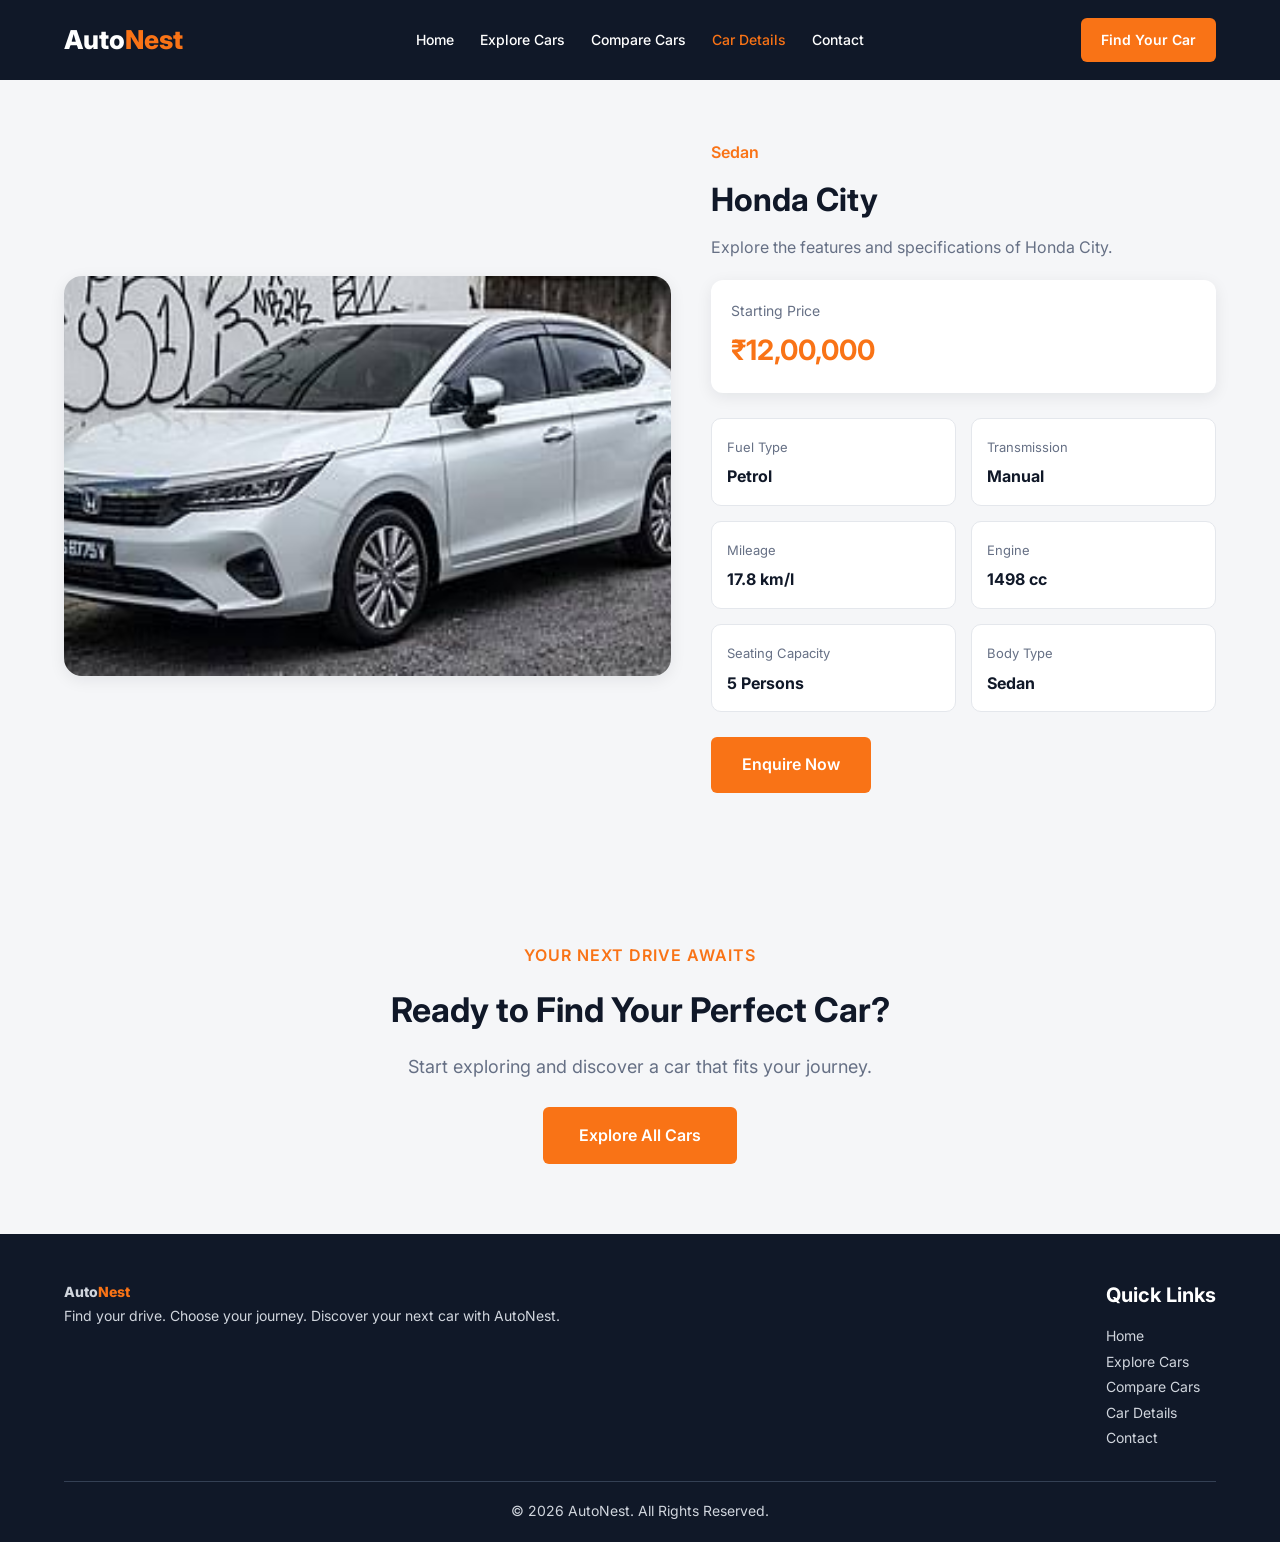
<file: pages/car-details.html>
<!DOCTYPE html>
<html lang="en">

<head>
    <meta charset="UTF-8">
    <meta name="viewport" content="width=device-width, initial-scale=1.0">

    <title>AutoNest | Car Details</title>

    <meta name="description"
        content="Explore detailed specifications, features and prices of cars with AutoNest.">

    <!-- Google Fonts -->
    <link rel="preconnect" href="https://fonts.googleapis.com">
    <link rel="preconnect" href="https://fonts.gstatic.com" crossorigin>

    <link href="https://fonts.googleapis.com/css2?family=Inter:wght@400;500;600;700;800&display=swap"
        rel="stylesheet">

    <!-- Common CSS -->
    <link rel="stylesheet" href="../css/style.css">

    <!-- Car Details CSS -->
    <link rel="stylesheet" href="../css/details.css">

</head>

<body>

    <!-- ================= NAVBAR ================= -->

    <header class="navbar">

        <div class="navbar-container">

            <a href="../index.html" class="logo">
                Auto<span>Nest</span>
            </a>

            <nav>

                <ul class="nav-links">

                    <li>
                        <a href="../index.html">Home</a>
                    </li>

                    <li>
                        <a href="cars.html">Explore Cars</a>
                    </li>

                    <li>
                        <a href="compare.html">Compare Cars</a>
                    </li>

                    <li>
                        <a href="car-details.html" class="active">Car Details</a>
                    </li>

                    <li>
                        <a href="contact.html">Contact</a>
                    </li>

                </ul>

            </nav>

            <a href="cars.html" class="btn btn-primary">
                Find Your Car
            </a>

        </div>

    </header>


    <!-- ================= MAIN CONTENT ================= -->

    <main>

        <!-- =============== CAR DETAILS SECTION =============== -->

        <section class="car-details-section">

            <div class="container">

                <div id="carDetails">

                    <!-- JavaScript displays the selected car here -->

                </div>

            </div>

        </section>


        <!-- ================= CALL TO ACTION ================= -->

        <section class="cta-section">

            <div class="container cta-container">

                <div>

                    <span class="section-tag">
                        YOUR NEXT DRIVE AWAITS
                    </span>

                    <h2>Ready to Find Your Perfect Car?</h2>

                    <p>
                        Start exploring and discover a car that fits your journey.
                    </p>

                </div>

                <a href="cars.html" class="btn btn-primary">
                    Explore All Cars
                </a>

            </div>

        </section>

    </main>


    <!-- ================= FOOTER ================= -->

    <footer class="footer">

        <div class="footer-container">


            <!-- FOOTER BRAND -->

            <div class="footer-brand">

                <a href="../index.html" class="logo">
                    Auto<span>Nest</span>
                </a>

                <p>
                    Find your drive. Choose your journey.
                    Discover your next car with AutoNest.
                </p>

            </div>


            <!-- QUICK LINKS -->

            <div class="footer-links">

                <h3>Quick Links</h3>

                <ul>

                    <li>
                        <a href="../index.html">Home</a>
                    </li>

                    <li>
                        <a href="cars.html">Explore Cars</a>
                    </li>

                    <li>
                        <a href="compare.html">Compare Cars</a>
                    </li>

                    <li>
                        <a href="car-details.html">Car Details</a>
                    </li>

                    <li>
                        <a href="contact.html">Contact</a>
                    </li>

                </ul>

            </div>

        </div>


        <!-- FOOTER BOTTOM -->

        <div class="footer-bottom">

            <p>
                © 2026 AutoNest. All Rights Reserved.
            </p>

        </div>

    </footer>


    <!-- ================= JAVASCRIPT ================= -->

    <script src="../js/data.js"></script>
    <script src="../js/details.js"></script>

</body>

</html>
</file>
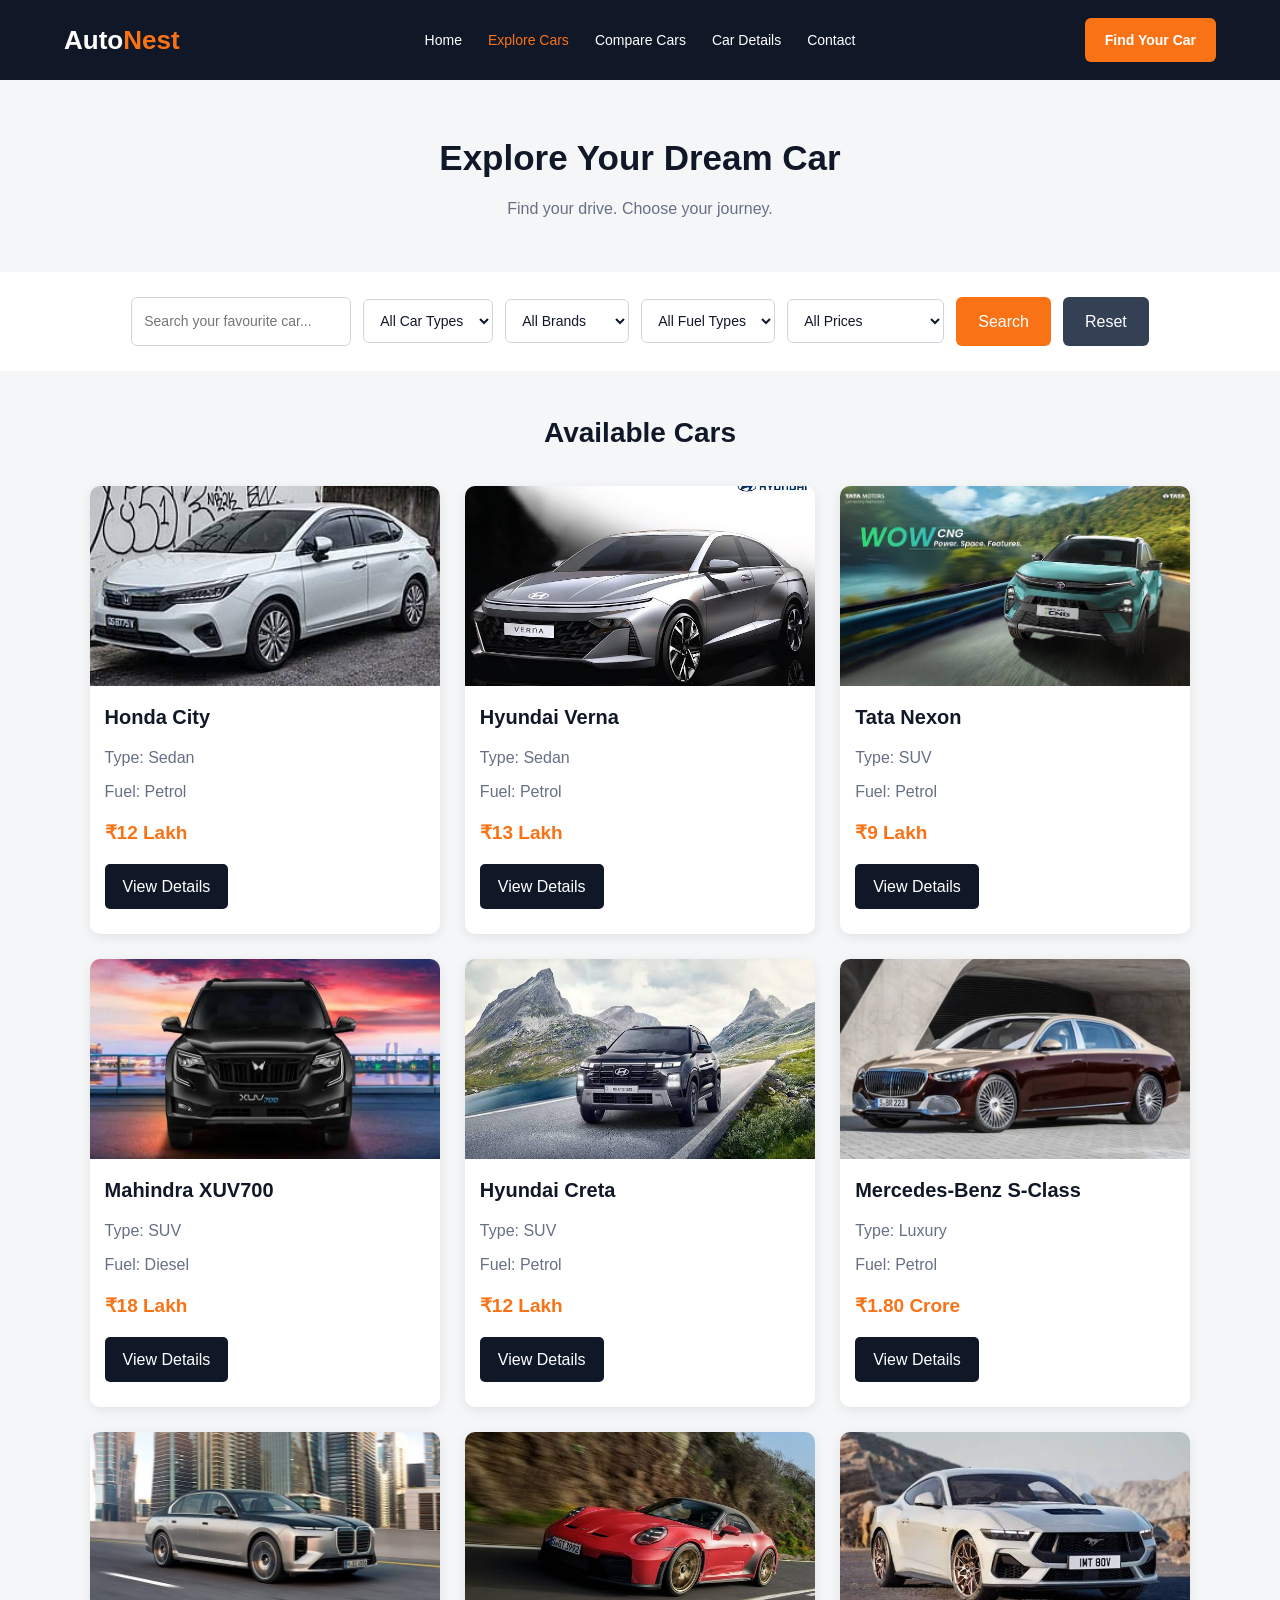
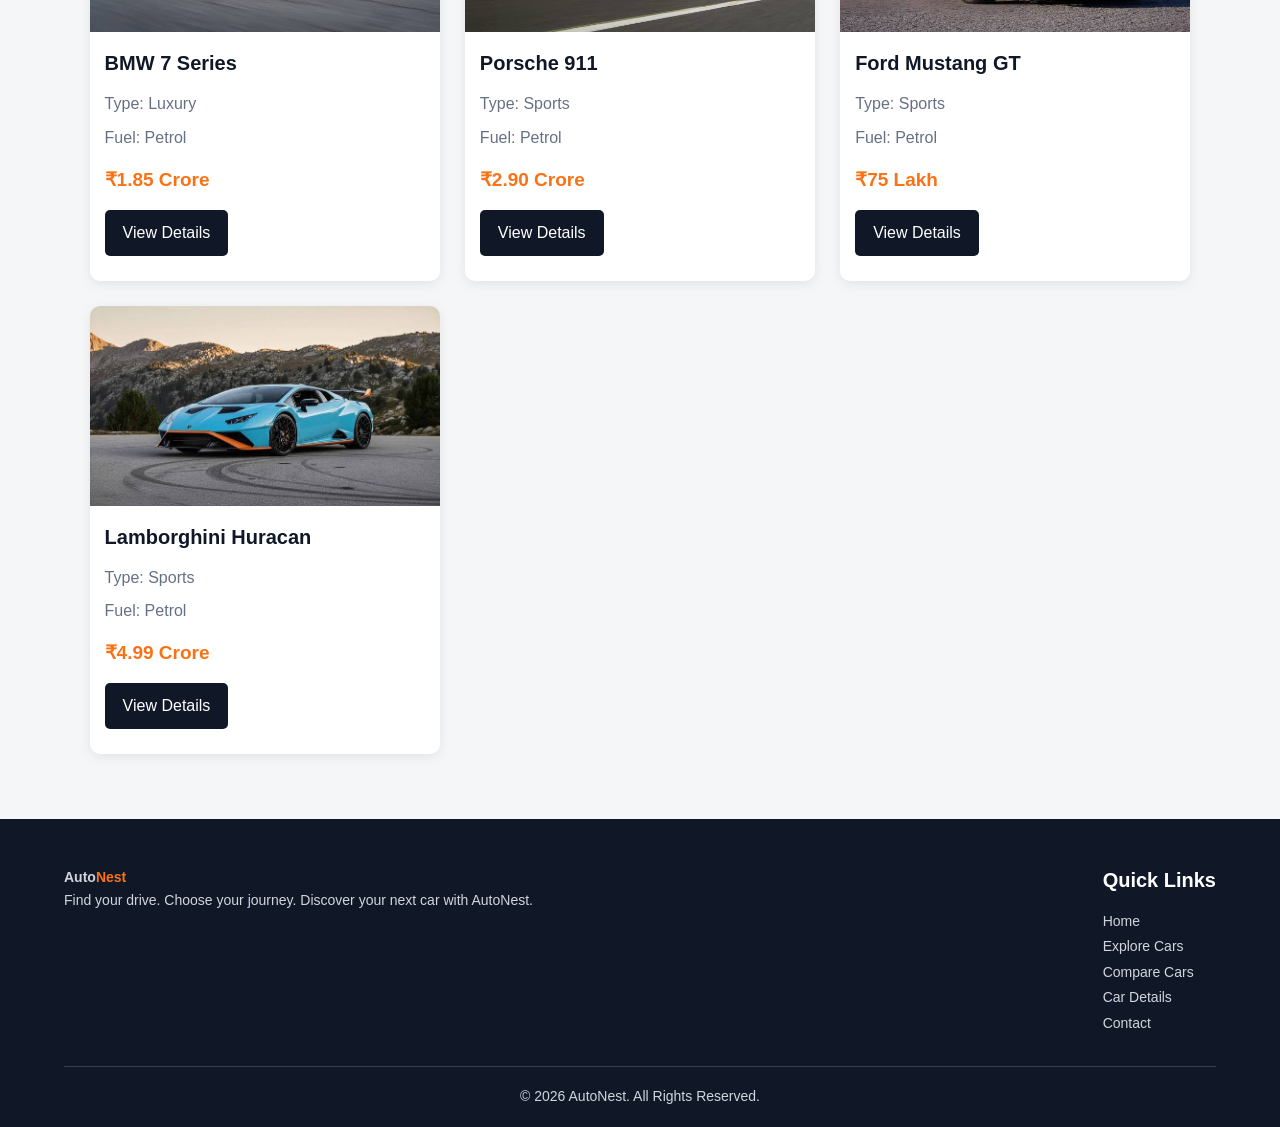
<file: pages/cars.html>
<!DOCTYPE html>
<html lang="en">

<head>
    <meta charset="UTF-8">
    <meta name="viewport" content="width=device-width, initial-scale=1.0">

    <title>AutoNest - Explore Cars</title>

    <!-- Global CSS -->
    <link rel="stylesheet" href="../css/style.css">

    <!-- Cars Page CSS -->
    <link rel="stylesheet" href="../css/cars.css">
</head>

<body>

    <!-- ================= NAVBAR ================= -->

    <header class="navbar">
        <div class="navbar-container">

            <a href="../index.html" class="logo">
                Auto<span>Nest</span>
            </a>

            <nav>
                <ul class="nav-links">
                    <li><a href="../index.html">Home</a></li>
                    <li><a href="cars.html" class="active">Explore Cars</a></li>
                    <li><a href="compare.html">Compare Cars</a></li>
                    <li><a href="car-details.html">Car Details</a></li>
                    <li><a href="contact.html">Contact</a></li>
                </ul>
            </nav>

            <a href="cars.html" class="btn btn-primary">
                Find Your Car
            </a>

        </div>
    </header>


    <!-- ================= PAGE HEADING ================= -->

    <section class="heading">
        <h1>Explore Your Dream Car</h1>
        <p>Find your drive. Choose your journey.</p>
    </section>


    <!-- ================= SEARCH AND FILTER SECTION ================= -->

    <section class="search-section">

        <input
            type="text"
            id="searchInput"
            placeholder="Search your favourite car..."
        >

        <select id="typeFilter">
            <option value="">All Car Types</option>
            <option value="Sedan">Sedan</option>
            <option value="SUV">SUV</option>
            <option value="Luxury">Luxury</option>
            <option value="Sports">Sports</option>
        </select>

        <select id="brandFilter">
            <option value="">All Brands</option>
            <option value="Honda">Honda</option>
            <option value="Hyundai">Hyundai</option>
            <option value="Tata">Tata</option>
            <option value="Mahindra">Mahindra</option>
            <option value="Mercedes">Mercedes</option>
            <option value="BMW">BMW</option>
            <option value="Porsche">Porsche</option>
            <option value="Ford">Ford</option>
            <option value="Lamborghini">Lamborghini</option>
        </select>

        <select id="fuelFilter">
            <option value="">All Fuel Types</option>
            <option value="Petrol">Petrol</option>
            <option value="Diesel">Diesel</option>
            <option value="Electric">Electric</option>
        </select>

        <select id="priceFilter">
            <option value="">All Prices</option>
            <option value="10">Below ₹10 Lakh</option>
            <option value="20">Below ₹20 Lakh</option>
            <option value="30">Below ₹30 Lakh</option>
            <option value="100">Below ₹100 Lakh</option>
            <option value="above100">Above ₹100 Lakh</option>
        </select>

        <button type="button" onclick="filterCars()">Search</button>

        <button
            type="button"
            class="reset-btn"
            onclick="resetFilters()"
        >
            Reset
        </button>

    </section>


    <!-- ================= CAR LISTINGS ================= -->

    <section class="cars-section">

        <h2>Available Cars</h2>

        <div class="car-container">

            <!-- Honda City -->
            <div
                class="car-card"
                data-name="Honda City"
                data-brand="Honda"
                data-type="Sedan"
                data-fuel="Petrol"
                data-price="12"
            >

                <img
                    src="../assets/images/honda city.jpeg"
                    alt="Honda City"
                    loading="lazy"
                >

                <h3>Honda City</h3>
                <p>Type: Sedan</p>
                <p>Fuel: Petrol</p>
                <h4>₹12 Lakh</h4>

                <button
                    type="button"
                    onclick="viewDetails('Honda City')"
                >
                    View Details
                </button>

            </div>


            <!-- Hyundai Verna -->
            <div
                class="car-card"
                data-name="Hyundai Verna"
                data-brand="Hyundai"
                data-type="Sedan"
                data-fuel="Petrol"
                data-price="13"
            >

                <img
                    src="../assets/images/hyundai verna.jpeg"
                    alt="Hyundai Verna"
                    loading="lazy"
                >

                <h3>Hyundai Verna</h3>
                <p>Type: Sedan</p>
                <p>Fuel: Petrol</p>
                <h4>₹13 Lakh</h4>

                <button
                    type="button"
                    onclick="viewDetails('Hyundai Verna')"
                >
                    View Details
                </button>

            </div>


            <!-- Tata Nexon -->
            <div
                class="car-card"
                data-name="Tata Nexon"
                data-brand="Tata"
                data-type="SUV"
                data-fuel="Petrol"
                data-price="9"
            >

                <img
                    src="../assets/images/Tata Nexon.jpeg"
                    alt="Tata Nexon"
                    loading="lazy"
                >

                <h3>Tata Nexon</h3>
                <p>Type: SUV</p>
                <p>Fuel: Petrol</p>
                <h4>₹9 Lakh</h4>

                <button
                    type="button"
                    onclick="viewDetails('Tata Nexon')"
                >
                    View Details
                </button>

            </div>


            <!-- Mahindra XUV700 -->
            <div
                class="car-card"
                data-name="Mahindra XUV700"
                data-brand="Mahindra"
                data-type="SUV"
                data-fuel="Diesel"
                data-price="18"
            >

                <img
                    src="../assets/images/mahindra.jpeg"
                    alt="Mahindra XUV700"
                    loading="lazy"
                >

                <h3>Mahindra XUV700</h3>
                <p>Type: SUV</p>
                <p>Fuel: Diesel</p>
                <h4>₹18 Lakh</h4>

                <button
                    type="button"
                    onclick="viewDetails('Mahindra XUV700')"
                >
                    View Details
                </button>

            </div>


            <!-- Hyundai Creta -->
            <div
                class="car-card"
                data-name="Hyundai Creta"
                data-brand="Hyundai"
                data-type="SUV"
                data-fuel="Petrol"
                data-price="12"
            >

                <img
                    src="../assets/images/hyundai creta.jpeg"
                    alt="Hyundai Creta"
                    loading="lazy"
                >

                <h3>Hyundai Creta</h3>
                <p>Type: SUV</p>
                <p>Fuel: Petrol</p>
                <h4>₹12 Lakh</h4>

                <button
                    type="button"
                    onclick="viewDetails('Hyundai Creta')"
                >
                    View Details
                </button>

            </div>


            <!-- Mercedes-Benz S-Class -->
            <div
                class="car-card"
                data-name="Mercedes-Benz S-Class"
                data-brand="Mercedes"
                data-type="Luxury"
                data-fuel="Petrol"
                data-price="180"
            >

                <img
                    src="../assets/images/benz.jpeg"
                    alt="Mercedes-Benz S-Class"
                    loading="lazy"
                >

                <h3>Mercedes-Benz S-Class</h3>
                <p>Type: Luxury</p>
                <p>Fuel: Petrol</p>
                <h4>₹1.80 Crore</h4>

                <button
                    type="button"
                    onclick="viewDetails('Mercedes-Benz S-Class')"
                >
                    View Details
                </button>

            </div>


            <!-- BMW 7 Series -->
            <div
                class="car-card"
                data-name="BMW 7 Series"
                data-brand="BMW"
                data-type="Luxury"
                data-fuel="Petrol"
                data-price="185"
            >

                <img
                    src="../assets/images/bmw7.jpeg"
                    alt="BMW 7 Series"
                    loading="lazy"
                >

                <h3>BMW 7 Series</h3>
                <p>Type: Luxury</p>
                <p>Fuel: Petrol</p>
                <h4>₹1.85 Crore</h4>

                <button
                    type="button"
                    onclick="viewDetails('BMW 7 Series')"
                >
                    View Details
                </button>

            </div>


            <!-- Porsche 911 -->
            <div
                class="car-card"
                data-name="Porsche 911"
                data-brand="Porsche"
                data-type="Sports"
                data-fuel="Petrol"
                data-price="290"
            >

                <img
                    src="../assets/images/911.jpeg"
                    alt="Porsche 911"
                    loading="lazy"
                >

                <h3>Porsche 911</h3>
                <p>Type: Sports</p>
                <p>Fuel: Petrol</p>
                <h4>₹2.90 Crore</h4>

                <button
                    type="button"
                    onclick="viewDetails('Porsche 911')"
                >
                    View Details
                </button>

            </div>


            <!-- Ford Mustang GT -->
            <div
                class="car-card"
                data-name="Ford Mustang GT"
                data-brand="Ford"
                data-type="Sports"
                data-fuel="Petrol"
                data-price="75"
            >

                <img
                    src="../assets/images/ford.jpeg"
                    alt="Ford Mustang GT"
                    loading="lazy"
                >

                <h3>Ford Mustang GT</h3>
                <p>Type: Sports</p>
                <p>Fuel: Petrol</p>
                <h4>₹75 Lakh</h4>

                <button
                    type="button"
                    onclick="viewDetails('Ford Mustang GT')"
                >
                    View Details
                </button>

            </div>


            <!-- Lamborghini Huracan -->
            <div
                class="car-card"
                data-name="Lamborghini Huracan"
                data-brand="Lamborghini"
                data-type="Sports"
                data-fuel="Petrol"
                data-price="499"
            >

                <img
                    src="../assets/images/lamborghini.jpeg"
                    alt="Lamborghini Huracan"
                    loading="lazy"
                >

                <h3>Lamborghini Huracan</h3>
                <p>Type: Sports</p>
                <p>Fuel: Petrol</p>
                <h4>₹4.99 Crore</h4>

                <button
                    type="button"
                    onclick="viewDetails('Lamborghini Huracan')"
                >
                    View Details
                </button>

            </div>

        </div>


        <!-- No Results Message -->
        <p id="noCars"></p>

    </section>


    <!-- ================= FOOTER ================= -->

    <footer class="footer">

        <div class="footer-container">

            <div class="footer-brand">

                <a href="../index.html" class="logo">
                    Auto<span>Nest</span>
                </a>

                <p>
                    Find your drive. Choose your journey.
                    Discover your next car with AutoNest.
                </p>

            </div>

            <div class="footer-links">

                <h3>Quick Links</h3>

                <ul>
                    <li><a href="../index.html">Home</a></li>
                    <li><a href="cars.html">Explore Cars</a></li>
                    <li><a href="compare.html">Compare Cars</a></li>
                    <li><a href="car-details.html">Car Details</a></li>
                    <li><a href="contact.html">Contact</a></li>
                </ul>

            </div>

        </div>

        <div class="footer-bottom">
            <p>
                © 2026 AutoNest. All Rights Reserved.
            </p>
        </div>

    </footer>


    <!-- ================= JAVASCRIPT ================= -->

    <script src="../js/cars.js"></script>

</body>

</html>
</file>
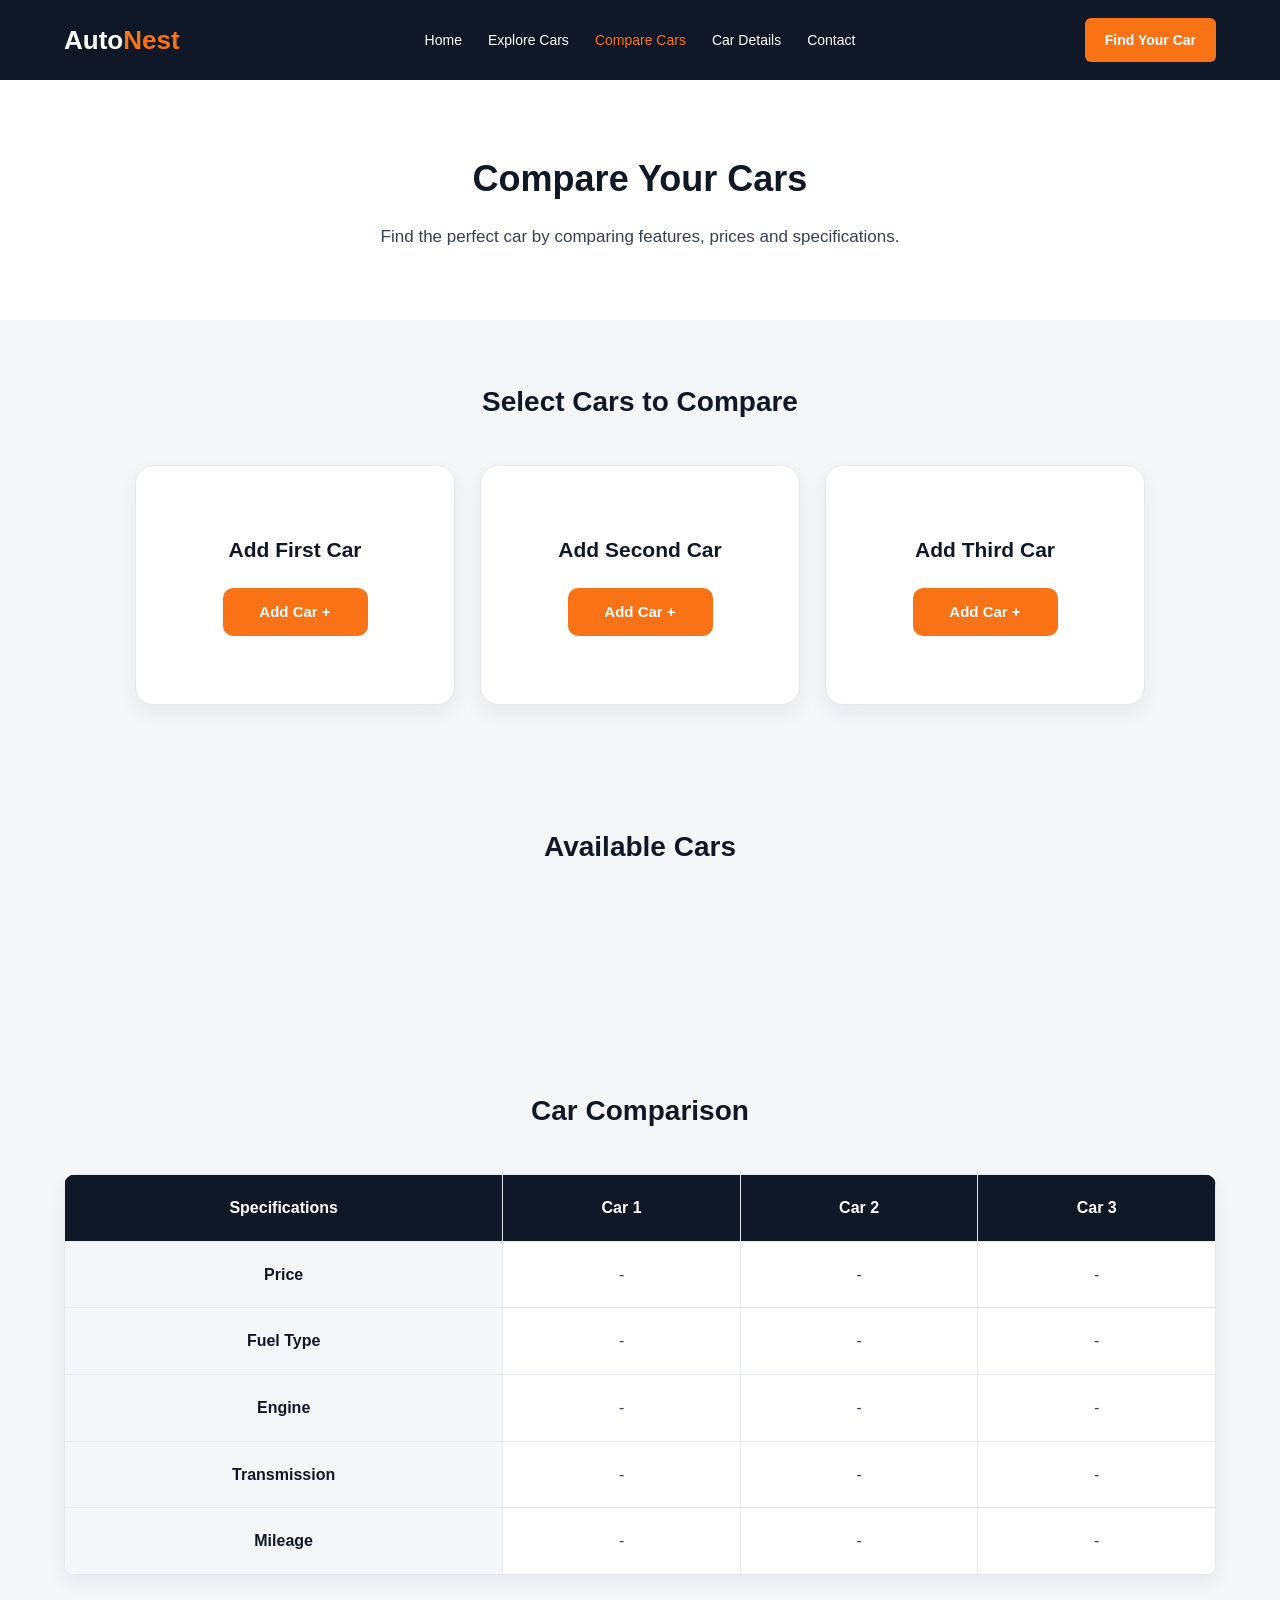
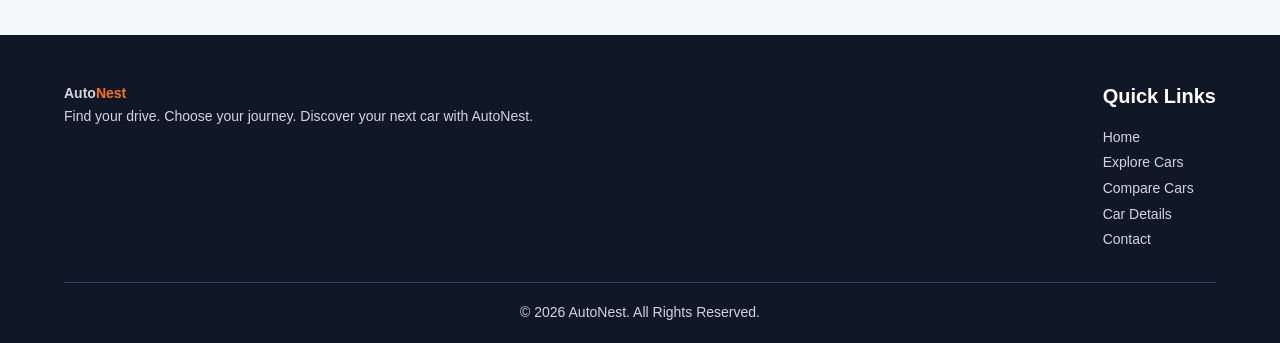
<file: pages/compare.html>
<!DOCTYPE html>
<html lang="en">

<head>
    <meta charset="UTF-8">
    <meta name="viewport" content="width=device-width, initial-scale=1.0">

    <title>Compare Cars | AutoNest</title>

    <!-- Global CSS -->
    <link rel="stylesheet" href="../css/style.css">

    <!-- Compare Page CSS -->
    <link rel="stylesheet" href="../css/compare.css">
</head>

<body>

    <!-- ================= NAVBAR ================= -->

    <header class="navbar">
        <div class="navbar-container">

            <a href="../index.html" class="logo">
                Auto<span>Nest</span>
            </a>

            <nav>
                <ul class="nav-links">
                    <li><a href="../index.html">Home</a></li>
                    <li><a href="cars.html">Explore Cars</a></li>
                    <li><a href="compare.html" class="active">Compare Cars</a></li>
                    <li><a href="car-details.html">Car Details</a></li>
                    <li><a href="contact.html">Contact</a></li>
                </ul>
            </nav>

            <a href="cars.html" class="btn btn-primary">
                Find Your Car
            </a>

        </div>
    </header>


    <!-- ================= MAIN CONTENT ================= -->

    <main>

        <!-- PAGE HEADING -->

        <section class="compare-heading">

            <h1>Compare Your Cars</h1>

            <p>
                Find the perfect car by comparing features,
                prices and specifications.
            </p>

        </section>


        <!-- CAR SELECTION -->

        <section class="car-selection">

            <h2>Select Cars to Compare</h2>

            <div class="car-container">

                <!-- FIRST CAR -->

                <div class="car-box">
                    <h3>Add First Car</h3>

                    <button class="add-car" data-slot="0">
                        Add Car +
                    </button>
                </div>


                <!-- SECOND CAR -->

                <div class="car-box">
                    <h3>Add Second Car</h3>

                    <button class="add-car" data-slot="1">
                        Add Car +
                    </button>
                </div>


                <!-- THIRD CAR -->

                <div class="car-box">
                    <h3>Add Third Car</h3>

                    <button class="add-car" data-slot="2">
                        Add Car +
                    </button>
                </div>

            </div>

        </section>


        <!-- AVAILABLE CARS -->

        <section class="comparison-section">

            <h2>Available Cars</h2>

            <div id="car-list"></div>

        </section>


        <!-- COMPARISON TABLE -->

        <section class="comparison-section">

            <h2>Car Comparison</h2>

            <table>

                <thead>
                    <tr>
                        <th>Specifications</th>
                        <th id="car-name-0">Car 1</th>
                        <th id="car-name-1">Car 2</th>
                        <th id="car-name-2">Car 3</th>
                    </tr>
                </thead>

                <tbody id="comparison-body">

                    <tr>
                        <td>Price</td>
                        <td>-</td>
                        <td>-</td>
                        <td>-</td>
                    </tr>

                    <tr>
                        <td>Fuel Type</td>
                        <td>-</td>
                        <td>-</td>
                        <td>-</td>
                    </tr>

                    <tr>
                        <td>Engine</td>
                        <td>-</td>
                        <td>-</td>
                        <td>-</td>
                    </tr>

                    <tr>
                        <td>Transmission</td>
                        <td>-</td>
                        <td>-</td>
                        <td>-</td>
                    </tr>

                    <tr>
                        <td>Mileage</td>
                        <td>-</td>
                        <td>-</td>
                        <td>-</td>
                    </tr>

                </tbody>

            </table>

        </section>

    </main>


    <!-- ================= FOOTER ================= -->

    <footer class="footer">

        <div class="footer-container">

            <div class="footer-brand">

                <a href="../index.html" class="logo">
                    Auto<span>Nest</span>
                </a>

                <p>
                    Find your drive. Choose your journey.
                    Discover your next car with AutoNest.
                </p>

            </div>

            <div class="footer-links">

                <h3>Quick Links</h3>

                <ul>
                    <li><a href="../index.html">Home</a></li>
                    <li><a href="cars.html">Explore Cars</a></li>
                    <li><a href="compare.html">Compare Cars</a></li>
                    <li><a href="car-details.html">Car Details</a></li>
                    <li><a href="contact.html">Contact</a></li>
                </ul>

            </div>

        </div>

        <div class="footer-bottom">
            <p>
                © 2026 AutoNest. All Rights Reserved.
            </p>
        </div>

    </footer>


    <!-- ================= JAVASCRIPT ================= -->

    <script src="../js/compare.js"></script>

</body>

</html>
</file>
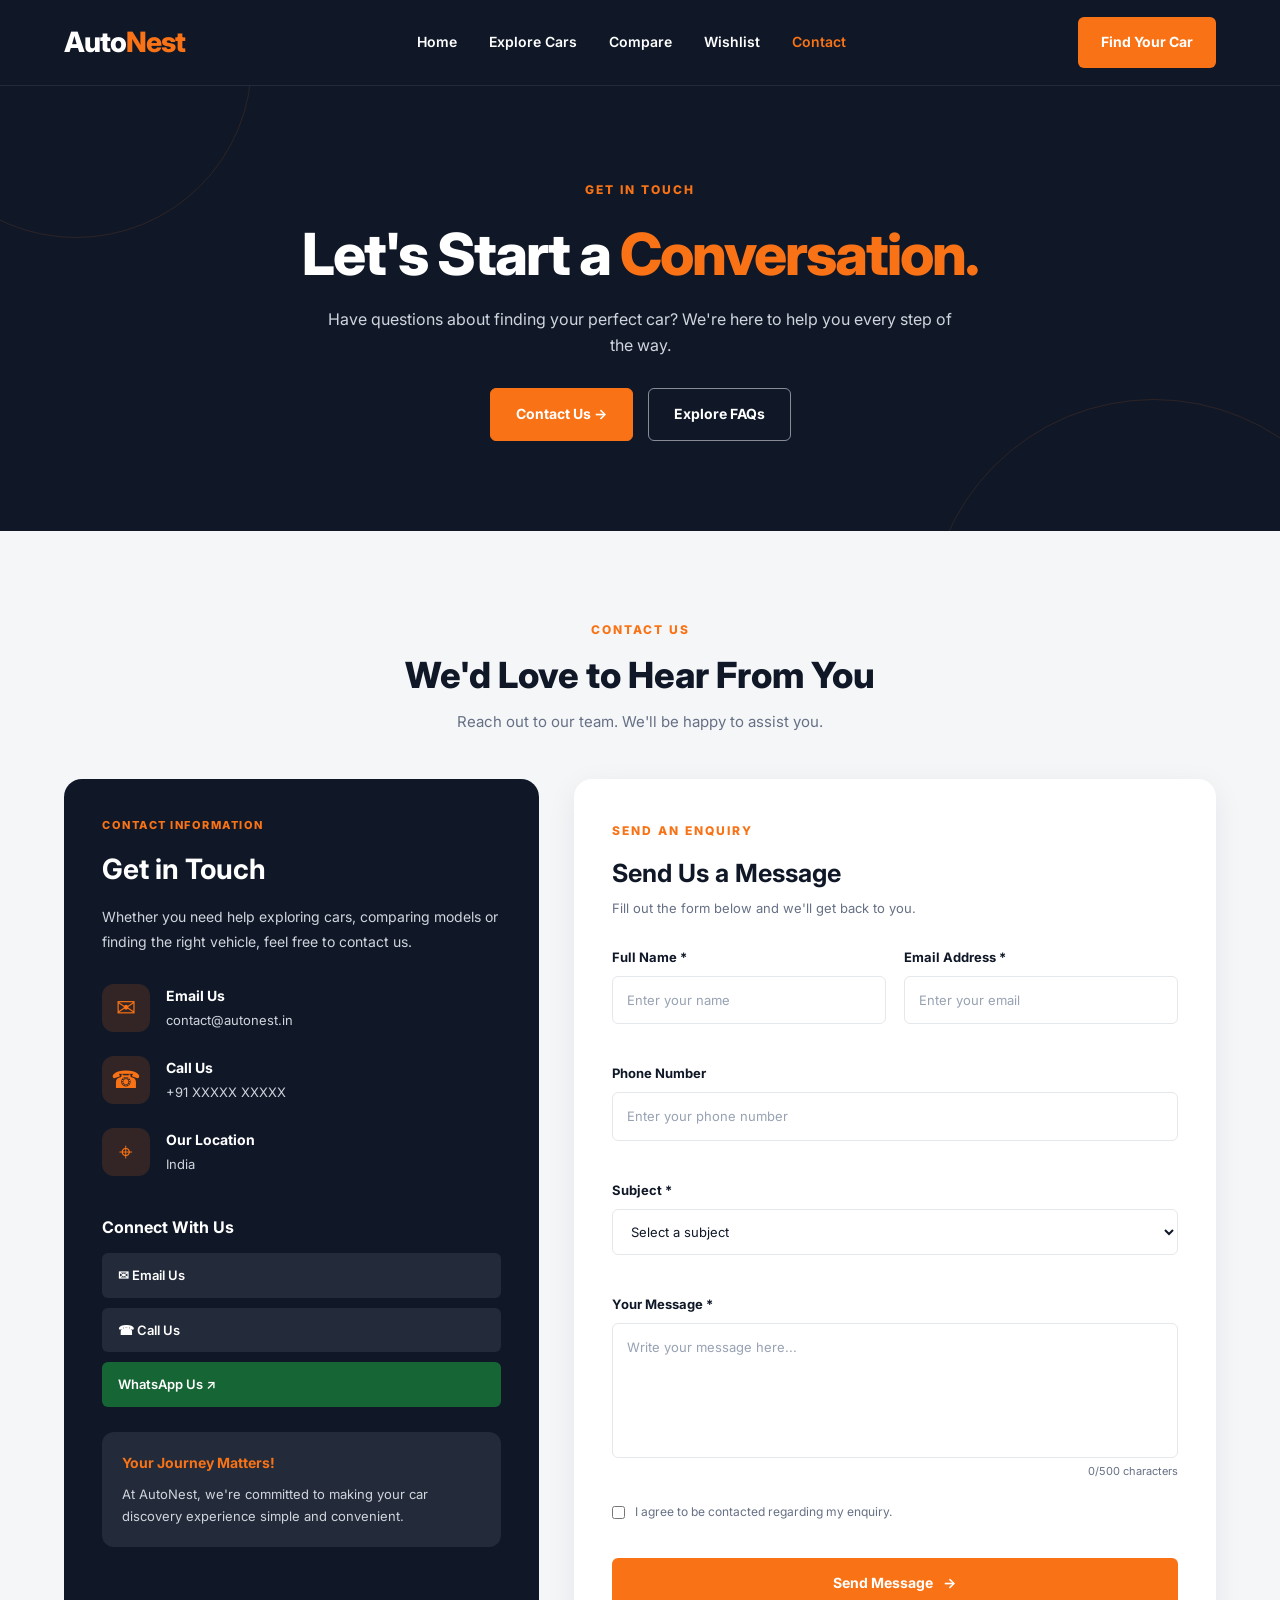
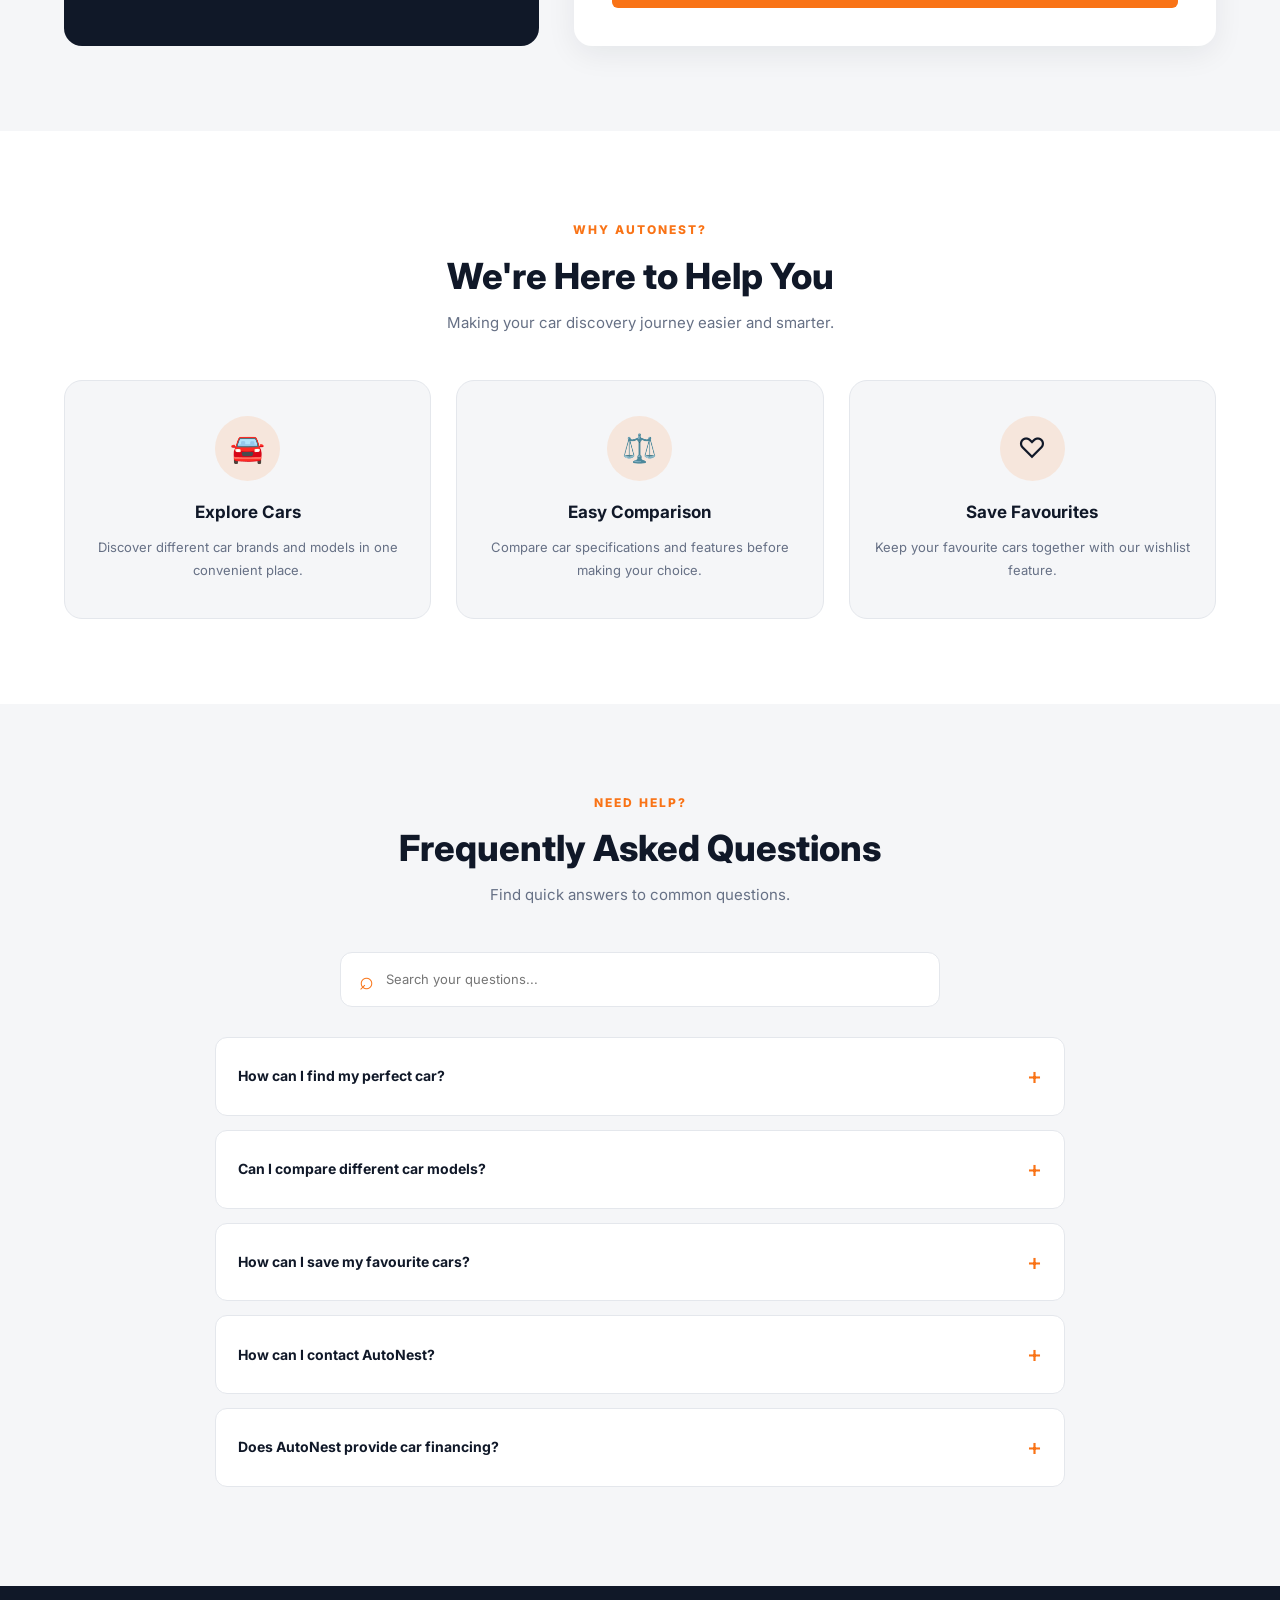
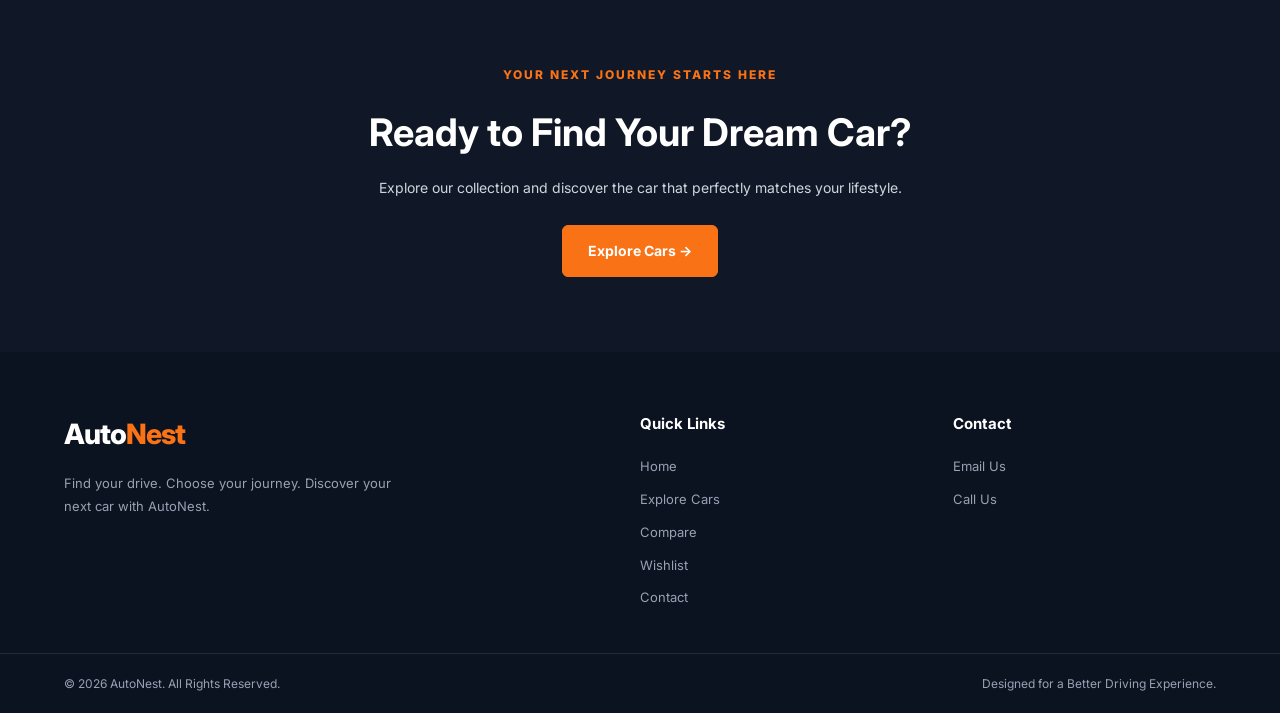
<file: pages/contact.html>
<!doctype html>
<html lang="en">

<head>
  <meta charset="UTF-8" />
  <meta name="viewport" content="width=device-width, initial-scale=1.0" />

  <title>Contact Us | AutoNest</title>

  <meta name="description" content="Contact AutoNest for car enquiries, support and assistance." />

  <!-- Google Fonts -->
  <link rel="preconnect" href="https://fonts.googleapis.com" />
  <link rel="preconnect" href="https://fonts.gstatic.com" crossorigin />

  <link href="https://fonts.googleapis.com/css2?family=Inter:wght@400;500;600;700;800&display=swap" rel="stylesheet" />

  <!-- Contact CSS -->
  <link rel="stylesheet" href="../css/contact.css" />

</head>

<body>
  <!-- ================= NAVBAR ================== -->

  <header class="navbar">
    <div class="container navbar-container">
      <a href="../index.html" class="logo"> Auto<span>Nest</span> </a>

      <nav class="nav-links" id="navLinks">
        <a href="../index.html">Home</a>
        <a href="cars.html">Explore Cars</a>
        <a href="compare.html">Compare</a>
        <a href="wishlist.html">Wishlist</a>
        <a href="contact.html" class="active">Contact</a>
      </nav>

      <a href="cars.html" class="nav-button"> Find Your Car </a>

      <button class="menu-toggle" id="menuToggle" aria-label="Toggle navigation" aria-expanded="false">
        ☰
      </button>
    </div>
  </header>

  <!-- ================= MAIN CONTENT ================= -->

  <main>
    <!-- CONTACT HERO -->

    <section class="contact-hero">
      <div class="container hero-content">
        <span class="section-tag">GET IN TOUCH</span>

        <h1>
          Let's Start a
          <span>Conversation.</span>
        </h1>

        <p>
          Have questions about finding your perfect car? We're here to help
          you every step of the way.
        </p>

        <div class="hero-buttons">
          <a href="#contactForm" class="btn btn-primary"> Contact Us → </a>

          <a href="#faq" class="btn btn-outline"> Explore FAQs </a>
        </div>
      </div>
    </section>

    <!-- ================= CONTACT SECTION ================= -->

    <section class="contact-section section-padding">
      <div class="container">
        <div class="section-heading">
          <span class="section-tag">CONTACT US</span>

          <h2>We'd Love to Hear From You</h2>

          <p>Reach out to our team. We'll be happy to assist you.</p>
        </div>

        <div class="contact-grid">
          <!-- CONTACT INFORMATION -->

          <div class="contact-info">
            <span class="info-label">CONTACT INFORMATION</span>

            <h3>Get in Touch</h3>

            <p class="info-description">
              Whether you need help exploring cars, comparing models or
              finding the right vehicle, feel free to contact us.
            </p>

            <!-- EMAIL -->

            <div class="info-card">
              <div class="info-icon">✉</div>

              <div>
                <h4>Email Us</h4>
                <p>contact@autonest.in</p>
              </div>
            </div>

            <!-- PHONE -->

            <div class="info-card">
              <div class="info-icon">☎</div>

              <div>
                <h4>Call Us</h4>
                <p>+91 XXXXX XXXXX</p>
              </div>
            </div>

            <!-- LOCATION -->

            <div class="info-card">
              <div class="info-icon">⌖</div>

              <div>
                <h4>Our Location</h4>
                <p>India</p>
              </div>
            </div>

            <!-- QUICK CONTACT -->

            <div class="quick-contact">
              <h4>Connect With Us</h4>

              <a href="mailto:contact@autonest.in" class="quick-btn">
                ✉ Email Us
              </a>

              <a href="tel:+910000000000" class="quick-btn"> ☎ Call Us </a>

              <a href="https://wa.me/910000000000" target="_blank" rel="noopener noreferrer"
                class="quick-btn whatsapp-btn">
                WhatsApp Us ↗
              </a>
            </div>

            <!-- CONTACT NOTE -->

            <div class="contact-note">
              <h4>Your Journey Matters!</h4>

              <p>
                At AutoNest, we're committed to making your car discovery
                experience simple and convenient.
              </p>
            </div>
          </div>

          <!-- CONTACT FORM -->

          <div class="contact-form-box" id="contactForm">
            <div class="form-heading">
              <span class="section-tag">SEND AN ENQUIRY</span>

              <h3>Send Us a Message</h3>

              <p>Fill out the form below and we'll get back to you.</p>
            </div>

            <form id="contactFormElement" novalidate>
              <!-- NAME + EMAIL -->

              <div class="form-row">
                <div class="form-group">
                  <label for="fullName"> Full Name * </label>

                  <input type="text" id="fullName" class="form-control" placeholder="Enter your name"
                    autocomplete="name" required />

                  <small class="field-error" id="nameError"></small>
                </div>

                <div class="form-group">
                  <label for="email"> Email Address * </label>

                  <input type="email" id="email" class="form-control" placeholder="Enter your email"
                    autocomplete="email" required />

                  <small class="field-error" id="emailError"></small>
                </div>
              </div>

              <!-- PHONE -->

              <div class="form-group">
                <label for="phone"> Phone Number </label>

                <input type="tel" id="phone" class="form-control" placeholder="Enter your phone number"
                  autocomplete="tel" />

                <small class="field-error" id="phoneError"></small>
              </div>

              <!-- SUBJECT -->

              <div class="form-group">
                <label for="subject"> Subject * </label>

                <select id="subject" class="form-control" required>
                  <option value="">Select a subject</option>

                  <option value="Car Enquiry">Car Enquiry</option>

                  <option value="Car Comparison">Car Comparison</option>

                  <option value="Technical Support">Technical Support</option>

                  <option value="General Enquiry">General Enquiry</option>

                  <option value="Other">Other</option>
                </select>

                <small class="field-error" id="subjectError"></small>
              </div>

              <!-- MESSAGE -->

              <div class="form-group">
                <label for="message"> Your Message * </label>

                <textarea id="message" class="form-control" rows="5" maxlength="500"
                  placeholder="Write your message here..." style="resize: none;" required></textarea>

                <div class="message-footer">
                  <small class="field-error" id="messageError"></small>

                  <span class="character-count">
                    <span id="charCount">0</span>/500 characters
                  </span>
                </div>
              </div>

              <!-- TERMS -->

              <div class="terms-group">
                <input type="checkbox" id="terms" required />

                <label for="terms">
                  I agree to be contacted regarding my enquiry.
                </label>
              </div>

              <small class="field-error" id="termsError"></small>

              <!-- SUBMIT -->

              <button type="submit" class="btn btn-primary submit-btn" id="submitBtn">
                Send Message <span>→</span>
              </button>

              <!-- FORM STATUS -->

              <div id="formMessage" class="form-message" role="status" aria-live="polite"></div>
            </form>
          </div>
        </div>
      </div>
    </section>

    <!-- ================= WHY CONTACT US ================= -->

    <section class="why-contact section-padding">
      <div class="container">
        <div class="section-heading">
          <span class="section-tag">WHY AUTONEST?</span>

          <h2>We're Here to Help You</h2>

          <p>Making your car discovery journey easier and smarter.</p>
        </div>

        <div class="benefits-grid">
          <div class="benefit-card">
            <div class="benefit-icon">🚘</div>

            <h3>Explore Cars</h3>

            <p>
              Discover different car brands and models in one convenient
              place.
            </p>
          </div>

          <div class="benefit-card">
            <div class="benefit-icon">⚖️</div>

            <h3>Easy Comparison</h3>

            <p>
              Compare car specifications and features before making your
              choice.
            </p>
          </div>

          <div class="benefit-card">
            <div class="benefit-icon">♡</div>

            <h3>Save Favourites</h3>

            <p>
              Keep your favourite cars together with our wishlist feature.
            </p>
          </div>
        </div>
      </div>
    </section>

    <!-- ================= FAQ SECTION ================= -->

    <section class="faq-section section-padding" id="faq">
      <div class="container">
        <div class="section-heading">
          <span class="section-tag">NEED HELP?</span>

          <h2>Frequently Asked Questions</h2>

          <p>Find quick answers to common questions.</p>
        </div>

        <!-- FAQ SEARCH -->

        <div class="faq-search">
          <span>⌕</span>

          <input type="search" id="faqSearch" placeholder="Search your questions..."
            aria-label="Search frequently asked questions" />
        </div>

        <!-- FAQ ITEMS -->

        <div class="faq-container" id="faqContainer">
          <details class="faq-item">
            <summary>How can I find my perfect car?</summary>

            <p>
              Visit our Explore Cars page to browse vehicles based on brand,
              budget and other preferences.
            </p>
          </details>

          <details class="faq-item">
            <summary>Can I compare different car models?</summary>

            <p>
              Yes! Use our Compare feature to check specifications and prices
              side by side.
            </p>
          </details>

          <details class="faq-item">
            <summary>How can I save my favourite cars?</summary>

            <p>
              Click the wishlist icon on a car card to save your favourite
              vehicles.
            </p>
          </details>

          <details class="faq-item">
            <summary>How can I contact AutoNest?</summary>

            <p>
              Fill out our contact form with your enquiry and contact details.
            </p>
          </details>

          <details class="faq-item">
            <summary>Does AutoNest provide car financing?</summary>

            <p>
              Contact our team for information about available car financing
              resources.
            </p>
          </details>
        </div>

        <p id="noFaqResults" class="no-results" hidden>
          No matching questions found.
        </p>
      </div>
    </section>

    <!-- ================= FINAL CTA ================= -->

    <section class="contact-cta">
      <div class="container cta-content">
        <span class="section-tag">YOUR NEXT JOURNEY STARTS HERE</span>

        <h2>Ready to Find Your Dream Car?</h2>

        <p>
          Explore our collection and discover the car that perfectly matches
          your lifestyle.
        </p>

        <a href="cars.html" class="btn btn-primary"> Explore Cars → </a>
      </div>
    </section>
  </main>

  <!-- ================= FOOTER ================= -->

  <footer class="footer">
    <div class="container footer-container">
      <div class="footer-brand">
        <a href="../index.html" class="logo"> Auto<span>Nest</span> </a>

        <p>
          Find your drive. Choose your journey. Discover your next car with
          AutoNest.
        </p>
      </div>

      <div class="footer-links">
        <h3>Quick Links</h3>

        <a href="../index.html">Home</a>
        <a href="cars.html">Explore Cars</a>
        <a href="compare.html">Compare</a>
        <a href="wishlist.html">Wishlist</a>
        <a href="contact.html">Contact</a>
      </div>

      <div class="footer-links">
        <h3>Contact</h3>

        <a href="mailto:contact@autonest.in"> Email Us </a>

        <a href="tel:+910000000000"> Call Us </a>
      </div>
    </div>

    <div class="footer-bottom">
      <p>© 2026 AutoNest. All Rights Reserved.</p>

      <p>Designed for a Better Driving Experience.</p>
    </div>
  </footer>

  <!-- BACK TO TOP -->

  <button id="backToTop" aria-label="Back to top">↑</button>

  <!-- JAVASCRIPT -->

  <script src="../js/contact.js"></script>
</body>

</html>
</file>
<file: css/style.css>
/* ========================================
   AUTONEST - GLOBAL DESIGN SYSTEM
======================================== */


/* 1. CSS VARIABLES */

:root {
    --primary: #101828;
    --accent: #F97316;
    --white: #FFFFFF;
    --background: #F5F6F8;
    --text: #344054;
    --success: #16A34A;
    --border: #E4E7EC;
    --muted: #667085;

    --font-primary: 'Inter', sans-serif;

    --container-width: 1200px;

    --radius-sm: 6px;
    --radius-md: 12px;
    --radius-lg: 18px;

    --shadow: 0 4px 16px rgba(16, 24, 40, 0.08);
    --transition: 0.3s ease;
}


/* 2. RESET */

* {
    margin: 0;
    padding: 0;
    box-sizing: border-box;
}

html {
    scroll-behavior: smooth;
}

body {
    font-family: var(--font-primary);
    background: var(--background);
    color: var(--text);
    line-height: 1.6;
}

img {
    max-width: 100%;
    display: block;
}

a {
    text-decoration: none;
    color: inherit;
}

button,
input,
select,
textarea {
    font: inherit;
}

button {
    cursor: pointer;
}

ul {
    list-style: none;
}


/* 3. COMMON CONTAINER */

.container {
    width: 90%;
    max-width: var(--container-width);
    margin: 0 auto;
}


/* 4. COMMON SECTION */

.section {
    padding: 70px 0;
}

.section-title {
    color: var(--primary);
    font-size: 32px;
    font-weight: 700;
    margin-bottom: 12px;
}

.section-description {
    color: var(--muted);
    font-size: 16px;
    margin-bottom: 32px;
}


/* ========================================
   5. NAVBAR - CONSISTENT ACROSS ALL PAGES
======================================== */

.navbar {
    background: var(--primary);
    color: var(--white);
    width: 100%;
    padding: 0;
    min-height: 80px;
    display: flex;
    align-items: center;
}

.navbar-container {
    width: 90%;
    max-width: var(--container-width);
    min-height: 80px;
    margin: 0 auto;

    display: grid;
    grid-template-columns: 1fr auto 1fr;
    align-items: center;

    gap: 20px;
}


/* LOGO */

.logo {
    color: var(--white);
    font-size: 26px;
    font-weight: 800;
    white-space: nowrap;
    justify-self: start;
    line-height: 1;
}

.logo span {
    color: var(--accent);
}


/* NAVIGATION LINKS */

.nav-links {
    display: flex;
    align-items: center;
    justify-content: center;

    gap: 26px;
    white-space: nowrap;
}

.nav-links a {
    color: var(--white);
    font-size: 14px;
    font-weight: 500;
    line-height: 1;

    transition: var(--transition);
}

.nav-links a:hover,
.nav-links a.active {
    color: var(--accent);
}


/* FIND YOUR CAR BUTTON */

.navbar-container > .btn,
.navbar-container > .nav-button {
    justify-self: end;
    white-space: nowrap;

    display: inline-flex;
    align-items: center;
    justify-content: center;

    padding: 11px 20px;
    min-height: 42px;

    background: var(--accent);
    color: var(--white);

    border: none;
    border-radius: var(--radius-sm);

    font-size: 14px;
    font-weight: 600;

    transition: var(--transition);
}

.navbar-container > .btn:hover,
.navbar-container > .nav-button:hover {
    background: #EA580C;
    transform: translateY(-2px);
}


/* MOBILE MENU BUTTON */

.menu-toggle {
    display: none;
}


/* ========================================
   6. COMMON BUTTONS
======================================== */

.btn {
    display: inline-flex;
    justify-content: center;
    align-items: center;
    gap: 8px;

    padding: 12px 24px;

    border: 1px solid transparent;
    border-radius: var(--radius-sm);

    font-size: 14px;
    font-weight: 600;

    transition: var(--transition);
}

.btn-primary {
    background: var(--accent);
    color: var(--white);
}

.btn-primary:hover {
    background: #EA580C;
    transform: translateY(-2px);
}

.btn-secondary {
    background: var(--white);
    color: var(--primary);
    border-color: var(--primary);
}

.btn-secondary:hover {
    background: var(--primary);
    color: var(--white);
}


/* ========================================
   7. COMMON CARDS
======================================== */

.card {
    background: var(--white);
    border-radius: var(--radius-md);
    box-shadow: var(--shadow);
    overflow: hidden;
    transition: var(--transition);
}

.card:hover {
    transform: translateY(-5px);
    box-shadow: 0 8px 24px rgba(16, 24, 40, 0.12);
}


/* ========================================
   8. COMMON INPUTS
======================================== */

.form-control {
    width: 100%;
    padding: 13px 15px;

    border: 1px solid var(--border);
    border-radius: var(--radius-sm);

    background: var(--white);
    color: var(--primary);
    outline: none;
}

.form-control:focus {
    border-color: var(--accent);
    box-shadow: 0 0 0 3px rgba(249, 115, 22, 0.12);
}


/* ========================================
   9. FOOTER
======================================== */

.footer {
    background: var(--primary);
    color: var(--white);
    padding: 45px 0 20px;
}

.footer-container {
    width: 90%;
    max-width: var(--container-width);
    margin: 0 auto;

    display: flex;
    justify-content: space-between;
    flex-wrap: wrap;
    gap: 30px;
}

.footer h3 {
    font-size: 20px;
    margin-bottom: 12px;
}

.footer p,
.footer a {
    color: #D0D5DD;
    font-size: 14px;
}

.footer a:hover {
    color: var(--accent);
}

.footer-bottom {
    width: 90%;
    max-width: var(--container-width);
    margin: 30px auto 0;
    padding-top: 18px;

    border-top: 1px solid #344054;
    text-align: center;
    color: #D0D5DD;
    font-size: 13px;
}


/* ========================================
   10. RESPONSIVE DESIGN
======================================== */


/* TABLETS */

@media (max-width: 1000px) {

    .navbar {
        min-height: auto;
    }

    .navbar-container {
        grid-template-columns: 1fr auto;
        min-height: 80px;
        gap: 20px;
    }

    .navbar-container nav {
        grid-column: 1 / -1;
        grid-row: 2;
    }

    .nav-links {
        flex-wrap: wrap;
        gap: 20px;
        padding-bottom: 15px;
    }

    .navbar-container > .btn,
    .navbar-container > .nav-button {
        grid-column: 2;
        grid-row: 1;
    }

}


/* MOBILE */

@media (max-width: 768px) {

    .section {
        padding: 45px 0;
    }

    .section-title {
        font-size: 26px;
    }

    .navbar-container {
        display: flex;
        flex-direction: column;
        align-items: center;
        justify-content: center;

        gap: 18px;
        padding: 20px 0;
    }

    .logo {
        font-size: 26px;
    }

    .nav-links {
        justify-content: center;
        flex-wrap: wrap;
        gap: 15px 20px;
        padding: 0;
    }

    .nav-links a {
        font-size: 14px;
    }

    .navbar-container > .btn,
    .navbar-container > .nav-button {
        justify-self: auto;
    }

    .footer-container {
        flex-direction: column;
    }

}


/* SMALL MOBILE */

@media (max-width: 480px) {

    .container {
        width: 92%;
    }

    .section-title {
        font-size: 23px;
    }

    .btn {
        padding: 10px 18px;
    }

    .logo {
        font-size: 23px;
    }

    .nav-links {
        gap: 12px 15px;
    }

    .nav-links a {
        font-size: 13px;
    }

}
</file>
<file: css/details.css>
/* ==========================================
   AUTONEST - CAR DETAILS CSS
========================================== */


/* ==========================================
   CAR DETAILS SECTION
========================================== */

.car-details-section {
    padding: 60px 0;
    min-height: 70vh;
}


/* DETAILS GRID */

.details-grid {
    display: grid;
    grid-template-columns: 1.2fr 1fr;
    gap: 40px;
    align-items: center;
}


/* CAR IMAGE */

.details-image {
    width: 100%;
    height: 400px;
    overflow: hidden;
    border-radius: 18px;
    background: white;
    box-shadow: var(--shadow);
}

.details-image img {
    width: 100%;
    height: 100%;
    object-fit: cover;
}


/* CAR CONTENT */

.details-content h1 {
    font-size: 32px;
    color: var(--primary);
    margin-bottom: 10px;
}

.car-category {
    color: var(--accent);
    font-weight: 600;
    margin-bottom: 8px;
}

.car-description {
    color: var(--muted);
    margin-bottom: 20px;
}


/* ==========================================
   PRICING
========================================== */

.pricing-box {
    background: white;
    padding: 20px;
    border-radius: 12px;
    margin-bottom: 25px;
    box-shadow: var(--shadow);
}

.pricing-box p {
    color: var(--muted);
    font-size: 14px;
}

.pricing-box h2 {
    color: var(--accent);
    font-size: 28px;
    margin-top: 5px;
}


/* ==========================================
   SPECIFICATIONS
========================================== */

.specifications {
    display: grid;
    grid-template-columns: repeat(2, 1fr);
    gap: 15px;
}

.spec-item {
    background: white;
    padding: 15px;
    border-radius: 10px;
    border: 1px solid var(--border);
}

.spec-item span {
    color: var(--muted);
    font-size: 13px;
}

.spec-item h3 {
    color: var(--primary);
    font-size: 16px;
    margin-top: 5px;
}


/* ==========================================
   ENQUIRY BUTTON
========================================== */

.enquiry-action {
    margin-top: 25px;
}

.enquiry-action button {
    padding: 14px 30px;
    font-size: 16px;
    cursor: pointer;
}


/* ==========================================
   ENQUIRY FORM
========================================== */

.enquiry-form {
    display: grid;
    gap: 15px;
    margin-top: 25px;
    padding: 25px;
    background: white;
    border-radius: 12px;
    box-shadow: var(--shadow);
}

.enquiry-form[hidden] {
    display: none;
}

.enquiry-form h2 {
    color: var(--primary);
    font-size: 24px;
}

.enquiry-form p {
    color: var(--muted);
}

.enquiry-form input,
.enquiry-form textarea {
    width: 100%;
    padding: 13px;
    border: 1px solid var(--border);
    border-radius: 8px;
    font-family: inherit;
    font-size: 14px;
    outline: none;
}

.enquiry-form input:focus,
.enquiry-form textarea:focus {
    border-color: var(--accent);
}

.enquiry-form textarea {
    resize: vertical;
}

#enquiryMessage {
    color: green;
    font-size: 18px;
    font-weight: 600;
    margin-top: 20px;
}


/* ==========================================
   CAR NOT FOUND
========================================== */

.car-not-found {
    padding: 40px 0;
}

.car-not-found h2 {
    color: var(--primary);
    margin-bottom: 10px;
}

.car-not-found a {
    color: var(--accent);
}


/* ==========================================
   CALL TO ACTION SECTION
========================================== */

.cta-section {
    padding: 70px 20px;
    background: var(--background);
}

.cta-container {
    max-width: 900px;
    margin: 0 auto;

    display: flex;
    flex-direction: column;
    align-items: center;

    text-align: center;
    gap: 25px;
}


/* CTA TEXT */

.cta-container .section-tag {
    display: block;
    color: var(--accent);
    font-weight: 600;
    letter-spacing: 1px;
    margin-bottom: 15px;
}

.cta-container h2 {
    color: var(--primary);
    font-size: 34px;
    margin-bottom: 15px;
}

.cta-container p {
    color: var(--muted);
    font-size: 18px;
    line-height: 1.6;
    margin-bottom: 0;
}


/* CTA BUTTON */

.cta-container .btn {
    display: inline-block;
    padding: 15px 35px;
    font-size: 16px;
}


/* ==========================================
   RESPONSIVE DESIGN
========================================== */

@media (max-width: 768px) {

    .car-details-section {
        padding: 40px 0;
    }

    .details-grid {
        grid-template-columns: 1fr;
        gap: 25px;
    }

    .details-image {
        height: 300px;
    }

    .details-content h1 {
        font-size: 26px;
    }

    /* CTA */

    .cta-section {
        padding: 55px 20px;
    }

    .cta-container h2 {
        font-size: 28px;
    }

    .cta-container p {
        font-size: 16px;
    }

}


@media (max-width: 480px) {

    .details-image {
        height: 230px;
    }

    .specifications {
        grid-template-columns: 1fr 1fr;
        gap: 10px;
    }

    .spec-item {
        padding: 10px;
    }

    .cta-container h2 {
        font-size: 24px;
    }

    .cta-container {
        gap: 20px;
    }

}
</file>
<file: css/cars.css>
/* ==========================================
   AUTONEST - EXPLORE CARS PAGE CSS
========================================== */

/* ---------- GLOBAL ---------- */

body {
    background: #F5F6F8;
    color: #101828;
}

/* ---------- PAGE HEADING ---------- */

.heading {
    text-align: center;
    padding: 50px 20px;
    background: #F5F6F8;
}

.heading h1 {
    font-size: 35px;
    margin-bottom: 10px;
    color: #101828;
}

.heading p {
    color: #667085;
}

/* ---------- SEARCH SECTION ---------- */

.search-section {
    display: flex;
    justify-content: center;
    align-items: center;
    flex-wrap: wrap;
    gap: 12px;
    padding: 25px 5%;
    background: white;
}

.search-section input,
.search-section select {
    padding: 12px;
    border: 1px solid #D0D5DD;
    border-radius: 6px;
    outline: none;
    font-size: 14px;
    background: white;
    color: #101828;
}

.search-section input {
    width: 220px;
}

.search-section input:focus,
.search-section select:focus {
    border-color: #F97316;
    box-shadow: 0 0 0 3px rgba(249, 115, 22, 0.12);
}

/* SEARCH BUTTON */

.search-section button {
    padding: 12px 22px;
    background: #F97316;
    color: white;
    border: none;
    border-radius: 6px;
    cursor: pointer;
    transition: background 0.3s;
}

.search-section button:hover {
    background: #EA580C;
}

/* RESET BUTTON */

.search-section .reset-btn {
    background: #344054;
}

.search-section .reset-btn:hover {
    background: #101828;
}

/* ---------- CARS SECTION ---------- */

.cars-section {
    padding: 40px 7%;
}

.cars-section h2 {
    text-align: center;
    margin-bottom: 30px;
    font-size: 28px;
    color: #101828;
}

/* ---------- CAR GRID ---------- */

.car-container {
    display: grid;
    grid-template-columns: repeat(3, 1fr);
    gap: 25px;
}

/* ---------- CAR CARD ---------- */

.car-card {
    background: white;
    border-radius: 10px;
    overflow: hidden;
    box-shadow: 0 3px 12px rgba(0, 0, 0, 0.08);
    padding-bottom: 20px;
    transition: transform 0.3s, box-shadow 0.3s;
}

.car-card:hover {
    transform: translateY(-5px);
    box-shadow: 0 8px 20px rgba(0, 0, 0, 0.12);
}

.car-card img {
    width: 100%;
    height: 200px;
    object-fit: cover;
    display: block;
}

.car-card h3 {
    padding: 15px 15px 8px;
    font-size: 20px;
    color: #101828;
}

.car-card p {
    padding: 4px 15px;
    color: #667085;
}

.car-card h4 {
    padding: 10px 15px;
    color: #F97316;
    font-size: 19px;
}

.car-card button {
    margin: 5px 15px;
    padding: 10px 18px;
    background: #101828;
    color: white;
    border: none;
    border-radius: 5px;
    cursor: pointer;
    transition: background 0.3s;
}

.car-card button:hover {
    background: #F97316;
}

/* ---------- NO CARS MESSAGE ---------- */

#noCars {
    text-align: center;
    color: #667085;
    margin-top: 25px;
    font-size: 18px;
}

/* ==========================================
   RESPONSIVE DESIGN
========================================== */

/* ---------- TABLET ---------- */

@media (max-width: 900px) {

    .car-container {
        grid-template-columns: repeat(2, 1fr);
    }

    .cars-section {
        padding: 40px 5%;
    }

}

/* ---------- MOBILE ---------- */

@media (max-width: 600px) {

    .heading {
        padding: 40px 20px;
    }

    .heading h1 {
        font-size: 27px;
    }

    .car-container {
        grid-template-columns: 1fr;
    }

    .search-section {
        padding: 25px 5%;
    }

    .search-section input,
    .search-section select {
        width: 100%;
    }

    .search-section button {
        flex: 1;
    }

    .cars-section h2 {
        font-size: 24px;
    }

    .car-card img {
        height: 220px;
    }

}
</file>
<file: css/compare.css>
/* ==========================================
   AUTONEST - COMPARE CARS PAGE
   Responsive Design
========================================== */


/* ---------- PAGE GLOBAL ---------- */

body {
    background-color: #F5F6F8;
    color: #344054;
    line-height: 1.6;
}


/* ---------- PAGE HEADING ---------- */

.compare-heading {
    text-align: center;
    padding: 70px 20px;
    background-color: #FFFFFF;
}

.compare-heading h1 {
    font-size: 36px;
    font-weight: 700;
    color: #101828;
    margin-bottom: 15px;
}

.compare-heading p {
    font-size: 17px;
    color: #344054;
}


/* ---------- CAR SELECTION ---------- */

.car-selection {
    padding: 60px 5%;
    text-align: center;
}

.car-selection h2 {
    font-size: 28px;
    color: #101828;
    margin-bottom: 40px;
}


/* ---------- CAR CONTAINER ---------- */

.car-container {
    display: flex;
    justify-content: center;
    align-items: stretch;
    gap: 25px;
    flex-wrap: wrap;
}


/* ---------- INDIVIDUAL CAR BOX ---------- */

.car-box {
    width: 320px;
    min-height: 240px;
    padding: 40px 25px;

    background-color: #FFFFFF;
    border: 1px solid #E4E7EC;
    border-radius: 18px;

    box-shadow: 0 8px 20px rgba(16, 24, 40, 0.06);

    display: flex;
    flex-direction: column;
    justify-content: center;
    align-items: center;

    gap: 12px;

    transition: 0.3s ease;
}

.car-box:hover {
    transform: translateY(-5px);
    box-shadow: 0 12px 25px rgba(16, 24, 40, 0.10);
}

.car-box h3 {
    color: #101828;
    font-size: 21px;
    margin-bottom: 10px;
}


/* ---------- CAR BOX BUTTONS ---------- */

.car-box button {
    width: 145px;
    min-height: 48px;

    padding: 12px 20px;

    background-color: #F97316;
    color: #FFFFFF;

    border: none;
    border-radius: 10px;

    font-size: 15px;
    font-weight: 600;

    cursor: pointer;
    transition: 0.3s ease;
}

.car-box button:hover {
    background-color: #EA580C;
    transform: translateY(-2px);
}


/* CHANGE CAR BUTTON */

.car-box button:first-of-type {
    background-color: #F97316;
    color: #FFFFFF;
}

.car-box button:first-of-type:hover {
    background-color: #EA580C;
}


/* REMOVE BUTTON */

.car-box button:nth-of-type(2) {
    background-color: #F2F4F7;
    color: #344054;
    border: 1px solid #D0D5DD;
}

.car-box button:nth-of-type(2):hover {
    background-color: #E4E7EC;
    color: #101828;
}


/* ---------- AVAILABLE CARS ---------- */

#car-list {
    display: flex;
    justify-content: center;
    align-items: stretch;
    flex-wrap: wrap;
    gap: 20px;

    padding: 30px 0;
}


/* ---------- AVAILABLE CAR CARD ---------- */

.available-car {
    width: 280px;
    padding: 30px 25px;
    margin: 10px;

    background-color: #FFFFFF;
    border: 1px solid #E4E7EC;
    border-radius: 16px;

    box-shadow: 0 5px 15px rgba(16, 24, 40, 0.06);

    text-align: center;

    transition: 0.3s ease;
}

.available-car:hover {
    transform: translateY(-5px);
    box-shadow: 0 10px 20px rgba(16, 24, 40, 0.10);
}

.available-car h3 {
    color: #101828;
    font-size: 20px;
    margin-bottom: 15px;
}

.available-car p {
    color: #344054;
    font-size: 16px;
    margin-bottom: 20px;
}


/* ---------- AVAILABLE CAR BUTTONS ---------- */

.available-car button {
    padding: 12px 25px;

    background-color: #F97316;
    color: #FFFFFF;

    border: none;
    border-radius: 10px;

    font-size: 15px;
    font-weight: 600;

    cursor: pointer;
    transition: 0.3s ease;
}

.available-car button:hover {
    background-color: #EA580C;
    transform: translateY(-2px);
}


/* ---------- COMPARISON SECTION ---------- */

.comparison-section {
    padding: 60px 5%;
    text-align: center;
    overflow-x: auto;
}

.comparison-section h2 {
    font-size: 28px;
    color: #101828;
    margin-bottom: 40px;
}


/* ---------- COMPARISON TABLE ---------- */

.comparison-section table {
    width: 100%;
    min-width: 650px;

    border-collapse: collapse;

    background-color: #FFFFFF;

    border-radius: 12px;
    overflow: hidden;

    box-shadow: 0 8px 20px rgba(16, 24, 40, 0.06);
}


/* ---------- TABLE CELLS ---------- */

.comparison-section th,
.comparison-section td {
    padding: 20px;
    border: 1px solid #E4E7EC;

    text-align: center;
    font-size: 16px;
}


/* ---------- TABLE HEADER ---------- */

.comparison-section th {
    background-color: #101828;
    color: #FFFFFF;

    font-weight: 600;
}


/* ---------- FIRST COLUMN ---------- */

.comparison-section td:first-child {
    background-color: #F5F6F8;
    color: #101828;

    font-weight: 600;
}


/* ---------- TABLE HOVER ---------- */

.comparison-section tbody tr:hover td {
    background-color: #FFF7ED;
}


/* ==========================================
   RESPONSIVE DESIGN
========================================== */


/* ---------- TABLET ---------- */

@media (max-width: 1024px) {

    .car-selection {
        padding: 50px 4%;
    }

    .car-container {
        gap: 20px;
    }

    .car-box {
        width: 280px;
    }

    .comparison-section {
        padding: 50px 4%;
    }

}


/* ---------- MOBILE ---------- */

@media (max-width: 768px) {

    /* Page Heading */

    .compare-heading {
        padding: 50px 20px;
    }

    .compare-heading h1 {
        font-size: 28px;
    }

    .compare-heading p {
        font-size: 15px;
    }


    /* Car Selection */

    .car-selection {
        padding: 40px 20px;
    }

    .car-selection h2 {
        font-size: 24px;
        margin-bottom: 30px;
    }

    .car-container {
        flex-direction: column;
        align-items: center;
        gap: 20px;
    }

    .car-box {
        width: 100%;
        max-width: 400px;
        min-height: 200px;
        padding: 30px 20px;
    }


    /* Available Cars */

    #car-list {
        flex-direction: column;
        align-items: center;
    }

    .available-car {
        width: 100%;
        max-width: 400px;
        margin: 0;
    }


    /* Comparison Section */

    .comparison-section {
        padding: 40px 20px;
    }

    .comparison-section h2 {
        font-size: 24px;
        margin-bottom: 30px;
    }


    /* Comparison Table */

    .comparison-section table {
        min-width: 650px;
    }

    .comparison-section th,
    .comparison-section td {
        padding: 15px;
        font-size: 14px;
    }

}


/* ---------- SMALL MOBILE ---------- */

@media (max-width: 480px) {

    .compare-heading h1 {
        font-size: 25px;
    }

    .compare-heading p {
        font-size: 14px;
    }

    .car-selection h2,
    .comparison-section h2 {
        font-size: 22px;
    }

    .car-box h3 {
        font-size: 19px;
    }

    .car-box {
        min-height: 180px;
        padding: 30px 15px;
    }

    .car-box button,
    .available-car button {
        padding: 11px 20px;
        font-size: 14px;
    }

    .car-box button {
        width: 140px;
    }

    .available-car h3 {
        font-size: 18px;
    }

    .comparison-section th,
    .comparison-section td {
        padding: 12px;
        font-size: 13px;
    }

}
</file>
<file: css/contact.css>
/* ==========================================
   AUTONEST - CONTACT PAGE
   Theme: Navy | Orange | White
=========================================== */

/* ---------- GLOBAL ---------- */

* {
  margin: 0;
  padding: 0;
  box-sizing: border-box;
}

html {
  scroll-behavior: smooth;
  scroll-padding-top: 90px;
}

body {
  font-family: "Inter", sans-serif;
  background: #f5f6f8;
  color: #101828;
  line-height: 1.6;
}

:root {
  --primary: #101828;
  --secondary: #243247;
  --accent: #f97316;
  --accent-hover: #ea580c;
  --white: #ffffff;
  --background: #f5f6f8;
  --text: #101828;
  --muted: #667085;
  --border: #e4e7ec;
  --success: #16a34a;
  --danger: #dc2626;
  --radius-sm: 6px;
  --radius-md: 12px;
  --radius-lg: 18px;
  --shadow: 0 8px 30px rgba(16, 24, 40, 0.07);
  --transition: all 0.3s ease;
}

a {
  text-decoration: none;
  color: inherit;
}

button,
input,
textarea,
select {
  font: inherit;
}

button {
  cursor: pointer;
}

.container {
  /* background-color: #e6e6e6; */
  width: min(1200px, 90%);
  margin: 0 auto;
}

.section-padding {
  padding: 85px 0;
}

/* ---------- BUTTONS ---------- */

.btn {
  display: inline-flex;
  justify-content: center;
  align-items: center;
  gap: 10px;
  padding: 14px 25px;
  border-radius: var(--radius-sm);
  font-size: 14px;
  font-weight: 700;
  transition: var(--transition);
}

.btn-primary {
  background: var(--accent);
  color: var(--white);
  border: 1px solid var(--accent);
}

.btn-primary:hover {
  background: var(--accent-hover);
  border-color: var(--accent-hover);
  transform: translateY(-2px);
}

.btn-outline {
  color: var(--white);
  border: 1px solid rgba(255, 255, 255, 0.5);
}

.btn-outline:hover {
  background: var(--white);
  color: var(--primary);
}

/* ---------- NAVBAR ---------- */

.navbar {
  background: var(--primary);
  color: var(--white);
  position: sticky;
  top: 0;
  z-index: 1000;
  border-bottom: 1px solid rgba(255, 255, 255, 0.08);
}

.navbar-container {
  min-height: 85px;
  display: flex;
  align-items: center;
  justify-content: space-between;
  gap: 25px;
}

.logo {
  font-size: 28px;
  font-weight: 800;
  letter-spacing: -1px;
  white-space: nowrap;
}

.logo span {
  color: var(--accent);
}

.nav-links {
  display: flex;
  align-items: center;
  gap: 32px;
}

.nav-links a {
  font-size: 14px;
  font-weight: 600;
  transition: var(--transition);
}

.nav-links a:hover,
.nav-links a.active {
  color: var(--accent);
}

.nav-button {
  background: var(--accent);
  color: var(--white);
  padding: 14px 23px;
  border-radius: var(--radius-sm);
  font-size: 14px;
  font-weight: 700;
  transition: var(--transition);
}

.nav-button:hover {
  background: var(--accent-hover);
}

.menu-toggle {
  display: none;
  background: transparent;
  color: var(--white);
  border: none;
  font-size: 26px;
}

/* ---------- SECTION HEADING ---------- */

.section-heading {
  text-align: center;
  max-width: 700px;
  margin: 0 auto 45px;
}

.section-tag {
  display: inline-block;
  color: var(--accent);
  font-size: 12px;
  font-weight: 800;
  letter-spacing: 2px;
  text-transform: uppercase;
}

.section-heading h2 {
  font-size: clamp(
    27px,
    4vw,
    36px
  ); /* Preferred (4vw). Between 760px and 1160px wide, the font scales linearly at 4% of the viewport width. */
  font-weight: 800;
  line-height: 1.25;
  margin: 12px 0;
  color: var(--primary);
}

.section-heading p {
  color: var(--muted);
  font-size: 15px;
}

/* ---------- HERO ---------- */

.contact-hero {
  background: var(--primary);
  color: var(--white);
  padding: 90px 0;
  text-align: center;
  position: relative;
  overflow: hidden;
}

.contact-hero::before,
.contact-hero::after {
  content: "";
  position: absolute;
  border: 1px solid rgba(249, 115, 22, 0.12);
  border-radius: 50%;
  pointer-events: none;
}

.contact-hero::before {
  width: 350px;
  height: 350px;
  top: -200px;
  left: -100px;
}

.contact-hero::after {
  width: 450px;
  height: 450px;
  bottom: -320px;
  right: -100px;
}

.hero-content {
  position: relative;
  z-index: 1;
}

.contact-hero h1 {
  font-size: clamp(38px, 5vw, 58px);
  font-weight: 800;
  line-height: 1.2;
  margin: 18px 0;
  letter-spacing: -2px;
}

.contact-hero h1 span {
  color: var(--accent);
}

.contact-hero p {
  color: #d0d5dd;
  max-width: 650px;
  margin: 0 auto;
  font-size: 16px;
}

.hero-buttons {
  display: flex;
  justify-content: center;
  flex-wrap: wrap;
  gap: 15px;
  margin-top: 30px;
}

/* ---------- CONTACT SECTION ---------- */

.contact-section {
  background: var(--background);
}

.contact-grid {
  display: grid;
  grid-template-columns: 0.85fr 1.15fr; /* left column takes 42.5% of the available space and the right column takes 57.5% */
  align-items: stretch;
  gap: 35px;
}

/* ---------- CONTACT INFORMATION ---------- */

.contact-info {
  background: var(--primary);
  color: var(--white);
  padding: 38px;
  border-radius: var(--radius-lg);
  display: flex;
  flex-direction: column;
}

.info-label {
  color: var(--accent);
  font-size: 11px;
  font-weight: 800;
  letter-spacing: 1.5px;
}

.contact-info h3 {
  font-size: 28px;
  margin: 12px 0;
}

.info-description {
  color: #d0d5dd;
  font-size: 14px;
  line-height: 1.8;
  margin-bottom: 30px;
}

.info-card {
  display: flex;
  align-items: center;
  gap: 16px;
  margin-bottom: 24px;
}

.info-icon {
  width: 48px;
  height: 48px;
  min-width: 48px;
  display: grid;
  place-items: center;
  background: rgba(249, 115, 22, 0.15);
  color: var(--accent);
  font-size: 24px;
  border-radius: var(--radius-md);
}

.info-card h4 {
  font-size: 14px;
  margin-bottom: 3px;
}

.info-card p {
  color: #d0d5dd;
  font-size: 13px;
  overflow-wrap: anywhere;
}

/* ---------- QUICK CONTACT ---------- */

.quick-contact {
  margin-top: 15px;
}

.quick-contact h4 {
  margin-bottom: 12px;
  font-size: 16px;
}

.quick-btn {
  display: flex;
  align-items: center;
  gap: 10px;
  padding: 12px 16px;
  margin-top: 10px;
  border-radius: var(--radius-sm);
  background: rgba(255, 255, 255, 0.08);
  color: var(--white);
  font-size: 13px;
  font-weight: 600;
  transition: var(--transition);
}

.quick-btn:hover {
  background: var(--accent);
  transform: translateX(5px);
}

.whatsapp-btn {
  background: #166534;
}

.whatsapp-btn:hover {
  background: #15803d;
}

/* ---------- CONTACT NOTE ---------- */

.contact-note {
  background: rgba(255, 255, 255, 0.08);
  padding: 20px;
  border-radius: var(--radius-md);
  margin-top: auto;
  margin-top: 25px;
}

.contact-note h4 {
  color: var(--accent);
  margin-bottom: 8px;
  font-size: 14px;
}

.contact-note p {
  color: #d0d5dd;
  font-size: 13px;
  line-height: 1.7;
}

/* ---------- CONTACT FORM ---------- */

.contact-form-box {
  background: var(--white);
  padding: 38px;
  border-radius: var(--radius-lg);
  box-shadow: var(--shadow);
}

.form-heading {
  margin-bottom: 28px;
}

.form-heading h3 {
  color: var(--primary);
  font-size: 25px;
  margin: 10px 0 5px;
}

.form-heading p {
  color: var(--muted);
  font-size: 13px;
}

.form-row {
  display: grid;
  grid-template-columns: 1fr 1fr;
  gap: 18px;
}

.form-group {
  margin-bottom: 20px;
}

.form-group label {
  display: block;
  color: var(--primary);
  font-size: 13px;
  font-weight: 700;
  margin-bottom: 8px;
}

.form-control {
  display: block;
  width: 100%;
  padding: 13px 14px;
  border: 1px solid var(--border);
  border-radius: var(--radius-sm);
  background: var(--white);
  color: var(--primary);
  font-size: 13px;
  outline: none;
  transition: var(--transition);
}

.form-control::placeholder {
  color: #98a2b3;
}

.form-control:focus {
  border-color: var(--accent);
  box-shadow: 0 0 0 3px rgba(249, 115, 22, 0.1);
}

textarea.form-control {
  min-height: 135px;
  resize: vertical;
}

.form-control.valid {
  border-color: var(--success);
}
/* changes the input border to red */
.form-control.invalid {
  border-color: var(--danger);
}

/* ---------- FIELD ERRORS ---------- */

.field-error {
  display: block;
  color: var(--danger);
  font-size: 11px;
  margin-top: 5px;
  min-height: 14px;
}

/* ---------- MESSAGE FOOTER ---------- */

.message-footer {
  display: flex;
  justify-content: space-between;
  align-items: center;
  gap: 10px;
  margin-top: 5px;
}
.message {
  resize: none;
}

.message-footer .field-error {
  flex: 1;
}

.character-count {
  color: var(--muted);
  font-size: 11px;
  white-space: nowrap;
}

/* ---------- TERMS ---------- */

.terms-group {
  display: flex;
  align-items: flex-start;
  gap: 10px;
  margin: 5px 0;
}

.terms-group input {
  margin-top: 4px;
  accent-color: var(--accent);
  cursor: pointer;
}

.terms-group label {
  color: var(--muted);
  font-size: 12px;
  cursor: pointer;
}

/* ---------- SUBMIT BUTTON ---------- */

.submit-btn {
  width: 100%;
  border: none;
  margin-top: 18px;
}

.submit-btn:disabled {
  opacity: 0.65;
  cursor: not-allowed;
}

/* ---------- FORM MESSAGE ---------- */

.form-message {
  display: none;
  margin-top: 18px;
  padding: 13px 15px;
  border-radius: var(--radius-sm);
  font-size: 13px;
  font-weight: 600;
}

.form-message.success {
  display: block;
  color: #166534;
  background: #dcfce7;
  animation: fadeIn 0.3s ease;
}

.form-message.error {
  display: block;
  color: #991b1b;
  background: #fee2e2;
  animation: fadeIn 0.3s ease;
}

@keyframes fadeIn {
  from {
    opacity: 0;
    transform: translateY(8px);
  }

  to {
    opacity: 1;
    transform: translateY(0);
  }
}

/* ---------- WHY AUTONEST ---------- */

.why-contact {
  background: var(--white);
}

.benefits-grid {
  display: grid;
  grid-template-columns: repeat(3, 1fr);
  gap: 25px;
}

.benefit-card {
  text-align: center;
  padding: 35px 25px;
  background: var(--background);
  border: 1px solid var(--border);
  border-radius: var(--radius-lg);
  transition: var(--transition);
}

.benefit-card:hover {
  transform: translateY(-7px);
  box-shadow: var(--shadow);
  border-color: var(--accent);
}

.benefit-icon {
  width: 65px;
  height: 65px;
  display: grid;
  place-items: center;
  margin: 0 auto 18px;
  background: rgba(249, 115, 22, 0.12);
  border-radius: 50%;
  font-size: 28px;
}

.benefit-card h3 {
  color: var(--primary);
  font-size: 17px;
  margin-bottom: 10px;
}

.benefit-card p {
  color: var(--muted);
  font-size: 13px;
  line-height: 1.8;
}

/* ---------- FAQ SECTION ---------- */

.faq-section {
  background: var(--background);
}

.faq-container {
  max-width: 850px;
  margin: 0 auto;
}

/* FAQ SEARCH */

.faq-search {
  max-width: 600px;
  margin: 0 auto 30px;
  display: flex;
  align-items: center;
  gap: 12px;
  background: var(--white);
  padding: 0 18px;
  border: 1px solid var(--border);
  border-radius: var(--radius-md);
}

.faq-search:focus-within {
  border-color: var(--accent);
  box-shadow: 0 0 0 3px rgba(249, 115, 22, 0.08);
}

.faq-search span {
  color: var(--accent);
  font-size: 25px;
}

.faq-search input {
  width: 100%;
  padding: 16px 0;
  border: none;
  outline: none;
  background: transparent;
  font-size: 13px;
  font-family: inherit;
}

/* FAQ ITEM */

.faq-item {
  background: var(--white);
  border: 1px solid var(--border);
  border-radius: var(--radius-md);
  padding: 20px 22px;
  margin-bottom: 14px;
  transition: var(--transition);
}

.faq-item:hover {
  border-color: var(--accent);
}

.faq-item summary {
  display: flex;
  align-items: center;
  justify-content: space-between;
  gap: 15px;
  list-style: none;
  color: var(--primary);
  font-size: 14px;
  font-weight: 700;
  cursor: pointer;
}

.faq-item summary::-webkit-details-marker {
  display: none;
}

.faq-item summary::after {
  content: "+";
  color: var(--accent);
  font-size: 23px;
  font-weight: 500;
  transition: var(--transition);
}

.faq-item[open] summary::after {
  content: "−";
}

.faq-item p {
  color: var(--muted);
  font-size: 13px;
  line-height: 1.8;
  padding-top: 15px;
}

.no-results {
  text-align: center;
  color: var(--muted);
  font-size: 14px;
  padding: 20px;
}

/* ---------- FINAL CTA ---------- */

.contact-cta {
  background: var(--primary);
  color: var(--white);
  text-align: center;
  padding: 75px 0;
}

.cta-content h2 {
  font-size: clamp(28px, 4vw, 38px);
  margin: 15px 0;
}

.cta-content p {
  max-width: 600px;
  margin: 0 auto 25px;
  color: #d0d5dd;
  font-size: 14px;
}

/* ---------- FOOTER ---------- */

.footer {
  background: #0b1220;
  color: var(--white);
  padding-top: 60px;
}

.footer-container {
  display: grid;
  grid-template-columns: 2fr 1fr 1fr;
  gap: 50px;
  padding-bottom: 45px;
}

.footer-brand p {
  color: #98a2b3;
  font-size: 13px;
  max-width: 330px;
  margin-top: 15px;
  line-height: 1.8;
}

.footer-links {
  display: flex;
  flex-direction: column;
  gap: 12px;
}

.footer-links h3 {
  font-size: 15px;
  margin-bottom: 8px;
}

.footer-links a {
  color: #98a2b3;
  font-size: 13px;
  transition: var(--transition);
}

.footer-links a:hover {
  color: var(--accent);
  transform: translateX(4px);
}

.footer-bottom {
  border-top: 1px solid rgba(255, 255, 255, 0.1);
  padding: 20px 5%;
  display: flex;
  justify-content: space-between;
  flex-wrap: wrap;
  gap: 10px;
}

.footer-bottom p {
  color: #98a2b3;
  font-size: 12px;
}

/* ---------- BACK TO TOP ---------- */

#backToTop {
  position: fixed;
  bottom: 25px;
  right: 25px;
  width: 48px;
  height: 48px;
  border: none;
  border-radius: 50%;
  background: var(--accent);
  color: var(--white);
  font-size: 25px;
  display: grid;
  place-items: center;
  cursor: pointer;
  opacity: 0;
  visibility: hidden;
  transform: translateY(15px);
  transition: var(--transition);
  z-index: 999;
  box-shadow: 0 5px 18px rgba(0, 0, 0, 0.2);
}

#backToTop.show {
  opacity: 1;
  visibility: visible;
  transform: translateY(0);
}

#backToTop:hover {
  background: var(--accent-hover);
  transform: translateY(-5px);
}

/* ---------- RESPONSIVE: TABLET ---------- */

@media (max-width: 992px) {
  .nav-links {
    gap: 18px;
  }

  .contact-grid {
    grid-template-columns: 1fr 1fr;
    gap: 20px;
  }

  .contact-info,
  .contact-form-box {
    padding: 25px;
  }

  .footer-container {
    gap: 30px;
  }
}

/* ---------- RESPONSIVE: MOBILE ---------- */

@media (max-width: 768px) {
  .navbar-container {
    min-height: 75px;
  }

  .menu-toggle {
    display: block;
  }

  .nav-button {
    display: none;
  }

  .nav-links {
    display: none;
    position: absolute;
    top: 75px;
    left: 0;
    width: 100%;
    padding: 25px 5%;
    background: var(--primary);
    flex-direction: column;
    align-items: flex-start;
    gap: 22px;
    border-top: 1px solid rgba(255, 255, 255, 0.1);
  }

  .nav-links.show {
    display: flex;
  }

  .contact-hero {
    padding: 70px 0;
  }

  .contact-grid {
    grid-template-columns: 1fr;
  }

  .benefits-grid {
    grid-template-columns: 1fr 1fr;
  }

  .footer-container {
    grid-template-columns: 1fr 1fr;
  }

  .footer-brand {
    grid-column: 1 / -1;
  }
}

/* ---------- RESPONSIVE: SMALL MOBILE ---------- */

@media (max-width: 520px) {
  .container {
    width: 92%;
  }

  .section-padding {
    padding: 60px 0;
  }

  .contact-hero {
    padding: 60px 0;
  }

  .contact-hero h1 {
    font-size: 36px;
    letter-spacing: -1px;
  }

  .contact-hero p {
    font-size: 14px;
  }

  .hero-buttons {
    flex-direction: column;
  }

  .hero-buttons .btn {
    width: 100%;
  }

  .form-row {
    grid-template-columns: 1fr;
    gap: 0;
  }

  .contact-info,
  .contact-form-box {
    padding: 23px 19px;
  }

  .benefits-grid {
    grid-template-columns: 1fr;
  }

  .footer-container {
    grid-template-columns: 1fr;
    gap: 35px;
  }

  .footer-brand {
    grid-column: auto;
  }

  .footer-bottom {
    flex-direction: column;
    text-align: center;
  }

  #backToTop {
    width: 42px;
    height: 42px;
    bottom: 15px;
    right: 15px;
  }
}
</file>
